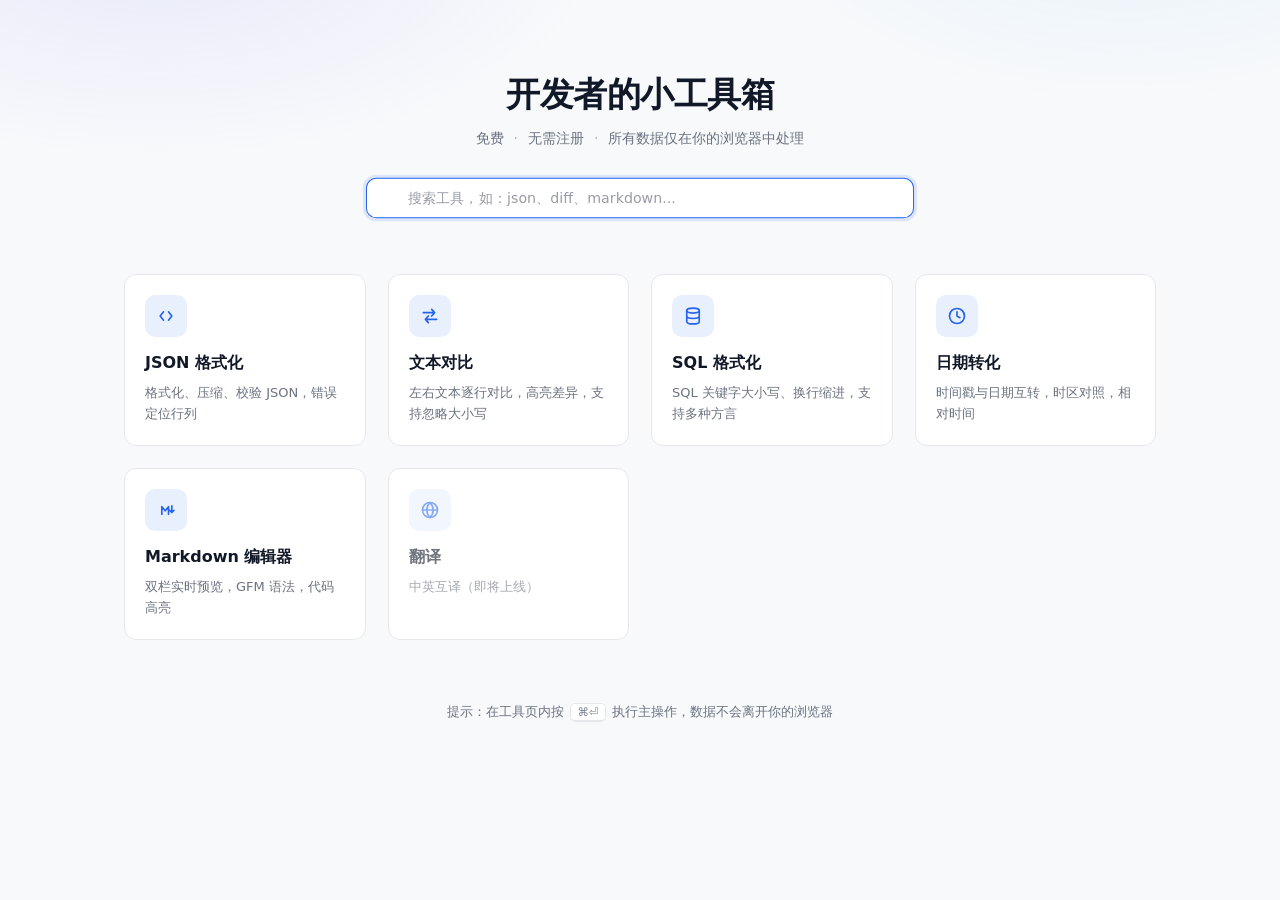
<file: index.html>
<!DOCTYPE html>
<html lang="zh-CN" data-theme="light">
<head>
<meta charset="utf-8">
<meta name="viewport" content="width=device-width, initial-scale=1">
<title>DevToolbox · 开发者的小工具箱</title>
<link rel="icon" href="data:image/svg+xml,%3Csvg xmlns='http://www.w3.org/2000/svg' viewBox='0 0 32 32'%3E%3Crect width='32' height='32' rx='8' fill='%232563eb'/%3E%3Cpath d='M12 10l-5 6 5 6M20 10l5 6-5 6' stroke='white' stroke-width='2.2' fill='none' stroke-linecap='round' stroke-linejoin='round'/%3E%3C/svg%3E">
<link rel="stylesheet" href="css/app.css?v=202610271643">
<script src="js/app.js?v=202610271643"></script>
<style>
  /* ---------- 首页专用：居中、留白、浅色卡片风格 ---------- */
  :root[data-theme="dark"] {
    --home-bg: #0b0d12;
    --home-card: #161b23;
    --home-tile: rgba(59,130,246,.16);
    --home-tile-fg: #7cb0ff;
    --home-title: #f2f5fa;
    --home-sub: #9aa3ad;
    --home-card-title: #eef1f6;
    --home-card-desc: #9aa3ad;
    --home-border: #2a3140;
  }
  :root[data-theme="light"], :root[data-theme="eye"], :root[data-theme="solar"] {
    --home-bg: #f8f9fb;
    --home-card: #ffffff;
    --home-tile: #e8f0fe;
    --home-tile-fg: #2563eb;
    --home-title: #111827;
    --home-sub: #6b7280;
    --home-card-title: #111827;
    --home-card-desc: #6b7280;
    --home-border: #e5e7eb;
  }

  body.home { background: var(--home-bg); }

  .home-wrap {
    max-width: 1080px;
    margin: 0 auto;
    padding: 72px 24px 80px;
  }

  /* hero 居中 */
  .home-hero { text-align: center; }
  .home-hero h1 {
    margin: 0;
    font-size: 34px;
    font-weight: 800;
    letter-spacing: -.5px;
    color: var(--home-title);
    background: none;
    -webkit-text-fill-color: currentColor;
  }
  .home-hero .sub {
    margin: 12px 0 0;
    font-size: 14px;
    color: var(--home-sub);
  }
  .home-hero .sub .dot { margin: 0 10px; opacity: .5; }

  /* 搜索框 */
  .search-wrap {
    max-width: 540px;
    margin: 30px auto 0;
    position: relative;
  }
  .search-wrap svg {
    position: absolute;
    left: 14px; top: 50%;
    transform: translateY(-50%);
    width: 16px; height: 16px;
    color: #9ca3af;
    pointer-events: none;
  }
  .search-input {
    width: 100%;
    padding: 11px 16px 11px 40px;
    font: inherit;
    font-size: 14px;
    color: var(--home-title);
    background: var(--home-card);
    border: 1px solid var(--home-border);
    border-radius: 10px;
    outline: none;
    transition: border-color .15s ease, box-shadow .15s ease;
  }
  .search-input::placeholder { color: var(--home-sub); opacity: .7; }
  .search-input:focus {
    border-color: #2563eb;
    box-shadow: 0 0 0 3px rgba(37,99,235,.12);
  }

  /* 卡片网格 */
  .home-grid {
    display: grid;
    grid-template-columns: repeat(4, 1fr);
    gap: 22px;
    margin-top: 56px;
  }
  @media (max-width: 1000px) { .home-grid { grid-template-columns: repeat(2, 1fr); } }
  @media (max-width: 560px)  { .home-grid { grid-template-columns: 1fr; } }

  .tool-card {
    display: block;
    background: var(--home-card);
    border: 1px solid var(--home-border);
    border-radius: 12px;
    padding: 20px;
    text-decoration: none;
    transition: box-shadow .18s ease, transform .18s ease, border-color .18s ease;
  }
  .tool-card:hover {
    transform: translateY(-2px);
    box-shadow: 0 12px 28px -14px rgba(0,0,0,.6);
    border-color: var(--home-tile-fg);
  }
  .tool-card:active { transform: translateY(0); }

  .tool-ico {
    width: 42px; height: 42px;
    border-radius: 10px;
    background: var(--home-tile);
    color: var(--home-tile-fg);
    display: grid; place-items: center;
    font-size: 16px;
    font-weight: 800;
    margin-bottom: 16px;
  }
  .tool-ico svg { width: 20px; height: 20px; }

  .tool-card h2 {
    margin: 0 0 8px;
    font-size: 16px;
    font-weight: 700;
    color: var(--home-card-title);
  }
  .tool-card p {
    margin: 0;
    font-size: 13px;
    line-height: 1.65;
    color: var(--home-card-desc);
  }

  .tool-card.soon { cursor: default; }
  .tool-card.soon:hover { transform: none; box-shadow: none; border-color: var(--home-border); }
  .tool-card.soon .tool-ico { opacity: .55; }
  .tool-card.soon h2, .tool-card.soon p { opacity: .6; }

  .no-result {
    display: none;
    text-align: center;
    color: var(--home-sub);
    font-size: 14px;
    margin-top: 48px;
  }
  .no-result.show { display: block; }

  /* 入场动画：hero → 搜索框 → 卡片瀑布式错峰 */
  @keyframes homeFadeUp {
    from { opacity: 0; transform: translateY(18px); }
    to   { opacity: 1; transform: translateY(0); }
  }
  @keyframes homeScale {
    from { opacity: 0; transform: translateY(12px) scale(.97); }
    to   { opacity: 1; transform: translateY(0) scale(1); }
  }
  .home-hero h1 { animation: homeFadeUp .55s ease both; }
  .home-hero .sub { animation: homeFadeUp .55s .08s ease both; }
  .search-wrap { animation: homeFadeUp .55s .16s ease both; }
  .search-input { transition: border-color .15s ease, box-shadow .15s ease, transform .15s ease; }
  .search-input:focus { transform: scale(1.015); }
  .tool-card {
    animation: homeScale .5s ease both;
    animation-delay: calc(.24s + var(--i, 0) * 60ms);
  }
  .home-foot { animation: fadeIn .6s .6s ease both; }
  .no-result.show { animation: fadeIn .3s ease both; }
  .tool-ico { transition: transform .18s ease; }
  .tool-card:hover .tool-ico { transform: scale(1.08) rotate(-3deg); }

  @media (prefers-reduced-motion: reduce) {
    *, *::before, *::after {
      animation-duration: .01ms !important;
      transition-duration: .01ms !important;
    }
  }

  .home-foot {
    text-align: center;
    margin-top: 64px;
    font-size: 12.5px;
    color: var(--home-sub);
  }
  .home-foot .kbd-mini {
    border: 1px solid var(--home-border); border-bottom-width: 2px;
    border-radius: 5px; padding: 1px 6px; margin: 0 2px;
    font-size: 11.5px;
    background: var(--home-card);
  }
</style>
</head>
<body class="home">
<div class="home-wrap">

  <div class="home-hero">
    <h1>开发者的小工具箱</h1>
    <p class="sub">免费<span class="dot">·</span>无需注册<span class="dot">·</span>所有数据仅在你的浏览器中处理</p>

    <div class="search-wrap">
      <svg viewBox="0 0 24 24" fill="none" stroke="currentColor" stroke-width="2"
           stroke-linecap="round" stroke-linejoin="round">
        <circle cx="11" cy="11" r="7"/><path d="M21 21l-4.3-4.3"/>
      </svg>
      <input class="search-input" id="search" type="text"
             placeholder="搜索工具，如：json、diff、markdown..." autocomplete="off">
    </div>
  </div>

  <div class="home-grid" id="grid">

    <a class="tool-card" style="--i:0" href="tools/json.html"
       data-keys="json 格式化 格式化 压缩 校验 排序 美化 format">
      <div class="tool-ico"><svg viewBox="0 0 24 24" fill="none" stroke="currentColor" stroke-width="2" stroke-linecap="round" stroke-linejoin="round"><path d="M9 7l-4 5 4 5M15 7l4 5-4 5"/></svg></div>
      <h2>JSON 格式化</h2>
      <p>格式化、压缩、校验 JSON，错误定位行列</p>
    </a>

    <a class="tool-card" style="--i:1" href="tools/diff.html"
       data-keys="diff 对比 文本 compare 差异 比较">
      <div class="tool-ico"><svg viewBox="0 0 24 24" fill="none" stroke="currentColor" stroke-width="2" stroke-linecap="round" stroke-linejoin="round"><path d="M4 8h13M14 4l3.5 4L14 12M20 16H7M10 12l-3.5 4L10 20"/></svg></div>
      <h2>文本对比</h2>
      <p>左右文本逐行对比，高亮差异，支持忽略大小写</p>
    </a>

    <a class="tool-card" style="--i:2" href="tools/sql.html"
       data-keys="sql 格式化 数据库 hive spark mysql 美化">
      <div class="tool-ico"><svg viewBox="0 0 24 24" fill="none" stroke="currentColor" stroke-width="2" stroke-linecap="round" stroke-linejoin="round"><ellipse cx="12" cy="5.5" rx="7.5" ry="3"/><path d="M4.5 5.5v13c0 1.66 3.36 3 7.5 3s7.5-1.34 7.5-3v-13M4.5 12c0 1.66 3.36 3 7.5 3s7.5-1.34 7.5-3"/></svg></div>
      <h2>SQL 格式化</h2>
      <p>SQL 关键字大小写、换行缩进，支持多种方言</p>
    </a>

    <a class="tool-card" style="--i:3" href="tools/date.html"
       data-keys="date 日期 时间 时间戳 timestamp 转化 时区">
      <div class="tool-ico"><svg viewBox="0 0 24 24" fill="none" stroke="currentColor" stroke-width="2" stroke-linecap="round" stroke-linejoin="round"><circle cx="12" cy="12" r="9"/><path d="M12 7v5l3.5 2"/></svg></div>
      <h2>日期转化</h2>
      <p>时间戳与日期互转，时区对照，相对时间</p>
    </a>

    <a class="tool-card" style="--i:4" href="tools/md.html"
       data-keys="markdown md 编辑器 预览 编辑 笔记">
      <div class="tool-ico"><svg viewBox="0 0 24 24" fill="none" stroke="currentColor" stroke-width="2" stroke-linecap="round" stroke-linejoin="round"><path d="M7 17V8l4 5 4-5v9M19 7v8M19 15l-2.5-2.5M19 15l2.5-2.5"/></svg></div>
      <h2>Markdown 编辑器</h2>
      <p>双栏实时预览，GFM 语法，代码高亮</p>
    </a>

    <div class="tool-card soon" aria-disabled="true">
      <div class="tool-ico"><svg viewBox="0 0 24 24" fill="none" stroke="currentColor" stroke-width="2" stroke-linecap="round" stroke-linejoin="round"><circle cx="12" cy="12" r="9"/><path d="M3 12h18M12 3c2.5 2.6 3.8 5.7 3.8 9S14.5 18.4 12 21c-2.5-2.6-3.8-5.7-3.8-9S9.5 5.6 12 3z"/></svg></div>
      <h2>翻译</h2>
      <p>中英互译（即将上线）</p>
    </div>

  </div>

  <p class="no-result" id="noResult">没有找到匹配的工具，换个关键词试试</p>

  <p class="home-foot">
    提示：在工具页内按 <span class="kbd-mini">⌘⏎</span> 执行主操作，数据不会离开你的浏览器
  </p>
</div>

<script>
/* 首页默认浅色（除非用户手动切换过主题） */
try {
  if (!localStorage.getItem('devtoolbox.theme.v1')) TB.setTheme('light');
} catch (e) {}
</script>
<script>
(function () {
  'use strict';

  var input = document.getElementById('search');
  var cards = Array.prototype.slice.call(document.querySelectorAll('#grid .tool-card'));
  var noResult = document.getElementById('noResult');

  function normalize(s) {
    return String(s).toLowerCase().replace(/\s+/g, '');
  }

  input.addEventListener('input', function () {
    var q = normalize(input.value);
    var visible = 0;

    cards.forEach(function (card) {
      var hay = normalize(card.querySelector('h2').textContent + ' ' + (card.dataset.keys || ''));
      var hit = !q || hay.indexOf(q) !== -1;
      card.style.display = hit ? '' : 'none';
      if (hit) visible++;
    });

    noResult.classList.toggle('show', visible === 0);
  });

  // 回车直接打开第一个匹配的工具
  input.addEventListener('keydown', function (e) {
    if (e.key !== 'Enter') return;
    var first = cards.filter(function (c) { return c.style.display !== 'none'; })[0];
    if (first && first.tagName === 'A') location.href = first.getAttribute('href');
  });

  input.focus();
})();
</script>
</body>
</html>
</file>
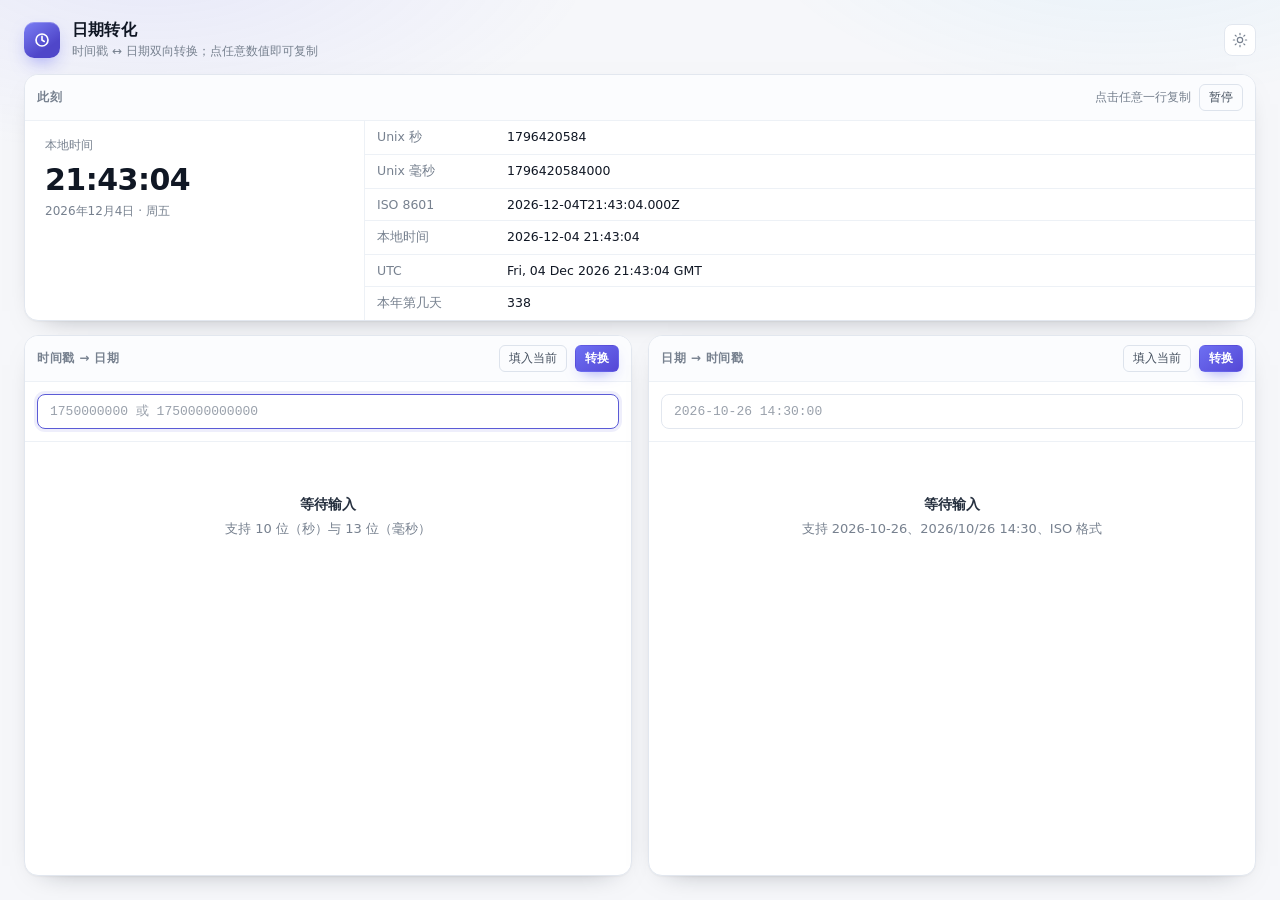
<file: tools/date.html>
<!DOCTYPE html>
<html lang="zh-CN" data-theme="dark">
<head>
<meta charset="utf-8">
<meta name="viewport" content="width=device-width, initial-scale=1">
<title>日期转化 · DevToolbox</title>
<link rel="icon" href="data:image/svg+xml,%3Csvg xmlns='http://www.w3.org/2000/svg' viewBox='0 0 32 32'%3E%3Crect width='32' height='32' rx='8' fill='%236366f1'/%3E%3Ccircle cx='16' cy='16' r='8' stroke='white' stroke-width='2.2' fill='none'/%3E%3Cpath d='M16 11v5l3 2' stroke='white' stroke-width='2.2' stroke-linecap='round' fill='none'/%3E%3C/svg%3E">
<link rel="stylesheet" href="../css/app.css?v=202610271643">
<script src="../js/app.js?v=202610271643"></script>
<style>
  .now-pane { flex: 0 0 auto; }
  .now-grid {
    display: grid;
    grid-template-columns: minmax(240px, 340px) 1fr;
    gap: 0;
  }
  .now-left {
    padding: 16px 20px;
    border-right: 1px solid var(--border-soft);
    display: flex; flex-direction: column; gap: 4px;
  }
  .now-left .label { font-size: 12px; color: var(--muted); }
  .now-right { min-width: 0; }
  .conv-pane { min-height: 320px; }
  .conv-head-actions { display: flex; align-items: center; gap: 8px; }
  @media (max-width: 900px) {
    .now-grid { grid-template-columns: 1fr; }
    .now-left { border-right: 0; border-bottom: 1px solid var(--border-soft); }
  }
</style>
</head>
<body>
<div class="wrap">

  <header class="top">
    <div class="brand">
      <a class="brand-link" href="../index.html" title="返回首页">
        <div class="mark" aria-hidden="true">
          <svg viewBox="0 0 24 24" fill="none" stroke="#fff" stroke-width="2.2"
               stroke-linecap="round" stroke-linejoin="round">
            <circle cx="12" cy="12" r="8"/><path d="M12 7v5l3 2"/>
          </svg>
        </div>
        <div>
          <h1>日期转化</h1>
          <p class="sub">时间戳 ↔ 日期双向转换；点任意数值即可复制</p>
        </div>
      </a>
    </div>
    <div class="top-actions">
      <button class="icon-btn" id="themeBtn" title="切换浅色 / 深色" aria-label="切换主题">
        <svg class="ico-moon" viewBox="0 0 24 24" fill="none" stroke="currentColor"
             stroke-width="1.8" stroke-linecap="round" stroke-linejoin="round">
          <path d="M21 12.8A9 9 0 1 1 11.2 3a7 7 0 0 0 9.8 9.8z"/>
        </svg>
        <svg class="ico-sun" viewBox="0 0 24 24" fill="none" stroke="currentColor"
             stroke-width="1.8" stroke-linecap="round" stroke-linejoin="round">
          <circle cx="12" cy="12" r="4"/>
          <path d="M12 2v2M12 20v2M4.9 4.9l1.4 1.4M17.7 17.7l1.4 1.4M2 12h2M20 12h2M4.9 19.1l1.4-1.4M17.7 6.3l1.4-1.4"/>
        </svg>
      </button>
    </div>
  </header>

  <section class="pane now-pane">
    <div class="pane-head">
      <span class="pane-title">此刻</span>
      <div class="pane-tools">
        <span class="hint">点击任意一行复制</span>
        <button class="btn tiny" id="pauseBtn">暂停</button>
      </div>
    </div>
    <div class="now-grid">
      <div class="now-left">
        <span class="label">本地时间</span>
        <div class="clock" id="clock" title="点击复制当前时间">--:--:--</div>
        <span class="label" id="today">—</span>
      </div>
      <div class="now-right kv-list" id="nowList"></div>
    </div>
  </section>

  <main class="panes">
    <section class="pane conv-pane">
      <div class="pane-head">
        <span class="pane-title">时间戳 → 日期</span>
        <div class="conv-head-actions">
          <button class="btn tiny" id="tsNowBtn">填入当前</button>
          <button class="btn tiny primary" id="tsBtn">转换</button>
        </div>
      </div>
      <div style="padding:12px;border-bottom:1px solid var(--border-soft)">
        <div class="input-wrap">
          <input class="input" id="tsIn" inputmode="numeric" placeholder="1750000000 或 1750000000000">
        </div>
      </div>
      <div class="kv-list" id="tsOut">
        <div class="empty" style="min-height:150px"><strong>等待输入</strong><span>支持 10 位（秒）与 13 位（毫秒）</span></div>
      </div>
      <div class="warn" id="tsWarn"></div>
    </section>

    <section class="pane conv-pane">
      <div class="pane-head">
        <span class="pane-title">日期 → 时间戳</span>
        <div class="conv-head-actions">
          <button class="btn tiny" id="dtNowBtn">填入当前</button>
          <button class="btn tiny primary" id="dtBtn">转换</button>
        </div>
      </div>
      <div style="padding:12px;border-bottom:1px solid var(--border-soft)">
        <input class="input" id="dtIn" placeholder="2026-10-26 14:30:00">
      </div>
      <div class="kv-list" id="dtOut">
        <div class="empty" style="min-height:150px"><strong>等待输入</strong><span>支持 2026-10-26、2026/10/26 14:30、ISO 格式</span></div>
      </div>
      <div class="warn" id="dtWarn"></div>
    </section>
  </main>
</div>

<script>
(function () {
  'use strict';

  var el = {
    clock: document.getElementById('clock'),
    today: document.getElementById('today'),
    nowList: document.getElementById('nowList'),
    tsIn: document.getElementById('tsIn'),
    tsOut: document.getElementById('tsOut'),
    tsWarn: document.getElementById('tsWarn'),
    dtIn: document.getElementById('dtIn'),
    dtOut: document.getElementById('dtOut'),
    dtWarn: document.getElementById('dtWarn'),
    pauseBtn: document.getElementById('pauseBtn')
  };

  var WEEK = ['周日', '周一', '周二', '周三', '周四', '周五', '周六'];

  function pad(n) { return String(n).padStart(2, '0'); }

  function fmtLocal(d) {
    return d.getFullYear() + '-' + pad(d.getMonth() + 1) + '-' + pad(d.getDate())
      + ' ' + pad(d.getHours()) + ':' + pad(d.getMinutes()) + ':' + pad(d.getSeconds());
  }

  function fmtCn(d) {
    return d.getFullYear() + '年' + (d.getMonth() + 1) + '月' + d.getDate() + '日 '
      + pad(d.getHours()) + ':' + pad(d.getMinutes()) + ':' + pad(d.getSeconds());
  }

  /* ------------------------------------------------ 键值行 */
  function kvRow(key, value, copyValue) {
    return '<div class="kv">'
      + '<span class="kv-k">' + TB.escapeHtml(key) + '</span>'
      + '<span class="kv-v" data-copy="' + TB.escapeHtml(copyValue == null ? value : copyValue) + '">'
      + TB.escapeHtml(value) + '</span></div>';
  }

  function kvList(rows) {
    return rows.map(function (r) { return kvRow(r[0], r[1], r[2]); }).join('');
  }

  document.addEventListener('click', function (e) {
    var v = e.target.closest('.kv-v');
    if (v) TB.copyWithToast(v.dataset.copy, v.dataset.copy.length > 28
      ? v.dataset.copy.slice(0, 28) + '…' : v.dataset.copy);
  });

  el.clock.addEventListener('click', function () {
    TB.copyWithToast(el.clock.textContent, '当前本地时间');
  });

  /* ------------------------------------------------ 实时时钟 */
  var paused = false;

  function renderNow() {
    if (paused) return;
    var d = new Date();
    el.clock.textContent = pad(d.getHours()) + ':' + pad(d.getMinutes()) + ':' + pad(d.getSeconds());
    el.today.textContent = d.getFullYear() + '年' + (d.getMonth() + 1) + '月'
      + d.getDate() + '日 · ' + WEEK[d.getDay()];

    el.nowList.innerHTML = kvList([
      ['Unix 秒', String(Math.floor(d.getTime() / 1000))],
      ['Unix 毫秒', String(d.getTime())],
      ['ISO 8601', d.toISOString()],
      ['本地时间', fmtLocal(d)],
      ['UTC', d.toUTCString()],
      ['本年第几天', String(Math.floor((d - new Date(d.getFullYear(), 0, 0)) / 86400000))]
    ]);
  }

  setInterval(renderNow, 1000);
  renderNow();

  el.pauseBtn.addEventListener('click', function () {
    paused = !paused;
    el.pauseBtn.textContent = paused ? '继续' : '暂停';
    if (!paused) renderNow();
  });

  /* ------------------------------------------------ 时间戳 → 日期 */
  function fmtTs(ms) {
    var d = new Date(ms);
    if (isNaN(d.getTime())) return null;
    return [
      ['Unix 秒', String(Math.floor(ms / 1000))],
      ['Unix 毫秒', String(ms)],
      ['ISO 8601', d.toISOString()],
      ['本地时间', fmtLocal(d)],
      ['UTC', d.toUTCString()],
      ['中文格式', fmtCn(d) + ' ' + WEEK[d.getDay()]]
    ];
  }

  function tsRun() {
    var raw = el.tsIn.value.trim();
    if (!raw) {
      el.tsOut.innerHTML = '<div class="empty" style="min-height:150px"><strong>等待输入</strong>'
        + '<span>支持 10 位（秒）与 13 位（毫秒）</span></div>';
      el.tsWarn.classList.remove('show');
      return;
    }
    if (!/^-?\d+$/.test(raw)) {
      el.tsOut.innerHTML = '<div class="empty error" style="min-height:150px"><strong>不是合法时间戳</strong>'
        + '<span>请输入纯数字，例如 1750000000</span></div>';
      return;
    }
    var n = Number(raw);
    if (Math.abs(n) > 1e11 && Math.abs(n) < 1e14) { /* 已是毫秒 */ }
    else if (Math.abs(n) < 1e11) n *= 1000; // 秒 → 毫秒

    var rows = fmtTs(n);
    if (!rows) {
      el.tsOut.innerHTML = '<div class="empty error" style="min-height:150px"><strong>超出可表示范围</strong>'
        + '<span>请检查数值是否正确</span></div>';
      el.tsWarn.classList.add('show');
      el.tsWarn.textContent = '⚠ 该时间戳无法转换为有效日期';
      return;
    }
    el.tsWarn.classList.remove('show');
    el.tsOut.innerHTML = kvList(rows);
  }

  /* ------------------------------------------------ 日期 → 时间戳 */
  function parseDate(raw) {
    var s = raw.trim();
    if (!s) return null;
    // 纯数字 → 当时间戳处理
    if (/^-?\d+$/.test(s)) {
      var n = Number(s);
      return s.length <= 10 ? n * 1000 : n;
    }
    // 2026-10-26 14:30:00 / 2026/10/26 等
    var m = /^(\d{4})[-/](\d{1,2})[-/](\d{1,2})(?:[ T](\d{1,2}):(\d{1,2})(?::(\d{1,2}))?)?$/.exec(s);
    if (m) {
      var d = new Date(
        Number(m[1]), Number(m[2]) - 1, Number(m[3]),
        Number(m[4] || 0), Number(m[5] || 0), Number(m[6] || 0)
      );
      return isNaN(d.getTime()) ? null : d.getTime();
    }
    // 其余交给原生解析（ISO 等）
    var nd = new Date(s);
    return isNaN(nd.getTime()) ? null : nd.getTime();
  }

  function dtRun() {
    var raw = el.dtIn.value.trim();
    if (!raw) {
      el.dtOut.innerHTML = '<div class="empty" style="min-height:150px"><strong>等待输入</strong>'
        + '<span>支持 2026-10-26、2026/10/26 14:30、ISO 格式</span></div>';
      el.dtWarn.classList.remove('show');
      return;
    }
    var ms = parseDate(raw);
    if (ms == null) {
      el.dtOut.innerHTML = '<div class="empty error" style="min-height:150px"><strong>无法解析这个日期</strong>'
        + '<span>示例：2026-10-26、2026/10/26 14:30、2026-10-26T14:30:00Z</span></div>';
      el.dtWarn.classList.add('show');
      el.dtWarn.textContent = '⚠ 请检查日期格式';
      return;
    }
    el.dtWarn.classList.remove('show');

    var d = new Date(ms);
    var diff = Math.round((Date.now() - ms) / 1000);
    var rel = '';
    var abs = Math.abs(diff);
    if (abs < 60) rel = diff >= 0 ? abs + ' 秒前' : abs + ' 秒后';
    else if (abs < 3600) rel = Math.round(abs / 60) + ' 分钟' + (diff >= 0 ? '前' : '后');
    else if (abs < 86400) rel = Math.round(abs / 3600) + ' 小时' + (diff >= 0 ? '前' : '后');
    else rel = Math.round(abs / 86400) + ' 天' + (diff >= 0 ? '前' : '后');

    el.dtOut.innerHTML = kvList([
      ['Unix 秒', String(Math.floor(ms / 1000))],
      ['Unix 毫秒', String(ms)],
      ['ISO 8601', d.toISOString()],
      ['本地时间', fmtLocal(d)],
      ['UTC', d.toUTCString()],
      ['相对现在', rel + '（' + WEEK[d.getDay()] + '）']
    ]);
  }

  /* ------------------------------------------------ 按钮 */
  document.getElementById('tsBtn').addEventListener('click', tsRun);
  document.getElementById('dtBtn').addEventListener('click', dtRun);

  document.getElementById('tsNowBtn').addEventListener('click', function () {
    el.tsIn.value = String(Math.floor(Date.now() / 1000));
    tsRun();
  });
  document.getElementById('dtNowBtn').addEventListener('click', function () {
    el.dtIn.value = fmtLocal(new Date());
    dtRun();
  });

  TB.bindRunKey(tsRun);
  el.tsIn.addEventListener('input', TB.debounce(tsRun, 200));
  el.tsIn.addEventListener('keydown', function (e) {
    if (e.key === 'Enter' && !e.metaKey && !e.ctrlKey) tsRun();
  });

  el.dtIn.addEventListener('input', TB.debounce(dtRun, 200));
  el.dtIn.addEventListener('keydown', function (e) {
    if (e.key === 'Enter') dtRun();
  });

  el.tsIn.focus();
})();
</script>
</body>
</html>
</file>
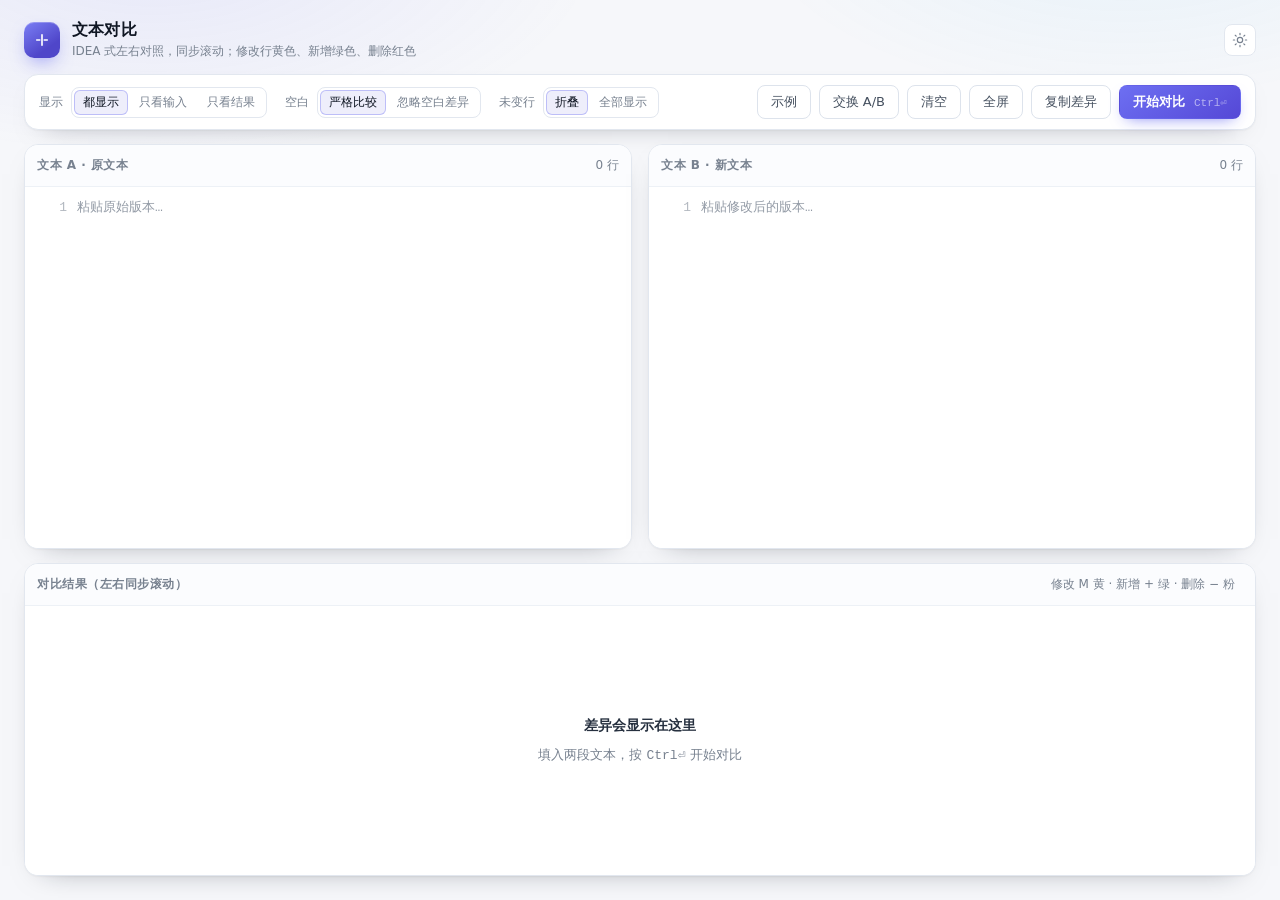
<file: tools/diff.html>
<!DOCTYPE html>
<html lang="zh-CN" data-theme="dark">
<head>
<meta charset="utf-8">
<meta name="viewport" content="width=device-width, initial-scale=1">
<title>文本对比 · DevToolbox</title>
<link rel="icon" href="data:image/svg+xml,%3Csvg xmlns='http://www.w3.org/2000/svg' viewBox='0 0 32 32'%3E%3Crect width='32' height='32' rx='8' fill='%236366f1'/%3E%3Cpath d='M11 12h10M11 20h10' stroke='white' stroke-width='2.4' stroke-linecap='round'/%3E%3C/svg%3E">
<link rel="stylesheet" href="../css/app.css?v=202610281200">
<script src="../js/app.js?v=202610281200"></script>
<script src="../js/vendor/diff.min.js?v=202610281200"></script>
<style>
  /* 输入区至少保留 3 行高度；结果区占剩余空间 */
  /* 视图模式：都显示(默认一人一半) / 只看输入 / 只看结果 */
  .panes { flex: 0 0 auto; height: 45vh; min-height: calc(3 * 1.7em + 28px); }
  .result-pane { flex: 1 1 auto; min-height: 300px; }
  .view-input .result-pane { display: none; }
  .view-input .panes { flex: 1 1 auto; height: auto; }
  .view-result .panes { display: none; }
  .view-result .result-pane { flex: 1 1 auto; }

  /* ---------- 输入区：IDEA 式对齐编辑器（高亮层 + 透明 textarea） ---------- */
  .editor-wrap { position: relative; flex: 1 1 auto; min-height: 0; min-width: 0; background: var(--input-bg); }
  .hl-pre {
    position: absolute; inset: 0;
    margin: 0; overflow: hidden;
    padding: 10px 0;
    font-size: 13px;
    line-height: 1.7;
    tab-size: 2;
    z-index: 1;
    font-variant-numeric: tabular-nums;
  }
  .oline { display: flex; }
  .sign {
    flex: 0 0 1em;
    text-align: center;
    font-weight: 700;
    color: transparent;
  }
  .ln {
    flex: 0 0 3em;
    padding-right: 10px;
    text-align: right;
    color: var(--muted);
    opacity: .55;
    user-select: none;
    -webkit-user-select: none;
  }
  .otext {
    flex: 1 1 auto;
    white-space: pre;
    min-width: 0;
    color: var(--fg);
  }
  .editor-wrap textarea {
    position: absolute; inset: 0;
    z-index: 2;
    background: transparent;
    color: transparent;
    caret-color: var(--accent);
    overflow: auto;
    min-height: 0;
    white-space: pre;
    padding: 10px 0 10px calc(1em + 3em);
    font-size: 13px;
    line-height: 1.7;
  }
  .editor-wrap textarea::selection { background: var(--sel); color: transparent; }
  .editor-wrap textarea::placeholder { color: var(--muted); opacity: .8; }
  .editor-wrap textarea:focus { box-shadow: none; }

  /* 行级差异着色：+ 绿 / − 粉红 / M 淡黄，随主题 */
  .oline.add .otext, .oline.add .ln { background: var(--add-bg); }
  .oline.add .sign { color: var(--add-fg); }
  .oline.del .otext, .oline.del .ln { background: var(--del-bg); }
  .oline.del .sign { color: var(--del-fg); }
  .oline.mod .otext, .oline.mod .ln { background: var(--mod-bg); }
  .oline.mod .sign { color: var(--mod-fg); }
  .oline.add .sign, .oline.add .ln,
  .oline.del .sign, .oline.del .ln,
  .oline.mod .sign, .oline.mod .ln { opacity: 1; }
  /* ---------- 结果区：左右对齐网格（与输入区同一套符号/行号样式） ---------- */
  .result-pane { flex: 1 1 auto; min-height: 300px; }
  .sbs {
    display: grid;
    grid-template-columns: 1fr 1fr;
    width: 100%;
    font-size: 13px;
    line-height: 1.7;
    padding: 10px 0;
    font-variant-numeric: tabular-nums;
  }
  .sbs-row {
    display: grid;
    grid-template-columns: subgrid;
    grid-column: 1 / -1;
  }
  .sbs-row:hover .txt { filter: brightness(1.06); }
  .side {
    display: grid;
    grid-template-columns: 1em 3em 1fr;
    min-width: 0;
  }
  .side.right { border-left: 1px solid var(--border-soft); }
  .sbs .sign {
    text-align: center;
    color: transparent;
    font-weight: 700;
    user-select: none;
    -webkit-user-select: none;
  }
  .sbs .num {
    padding-right: 0;
    text-align: right;
    color: var(--muted);
    opacity: .6;
    user-select: none;
    -webkit-user-select: none;
    background: transparent;
  }
  .sbs .txt {
    padding: 0 10px;
    white-space: pre-wrap;
    word-break: break-word;
    min-width: 0;
    color: var(--fg);
  }
  .sbs-row.add .num, .sbs-row.add .txt, .sbs-row.add .sign { background: var(--add-bg); color: var(--add-fg); }
  .sbs-row.add .sign, .sbs-row.add .num { opacity: 1; }
  .sbs-row.del .num, .sbs-row.del .txt, .sbs-row.del .sign { background: var(--del-bg); color: var(--del-fg); }
  .sbs-row.del .sign, .sbs-row.del .num { opacity: 1; }
  .sbs-row.mod .num, .sbs-row.mod .txt, .sbs-row.mod .sign { background: var(--mod-bg); color: var(--mod-fg); }
  .sbs-row.mod .sign, .sbs-row.mod .num { opacity: 1; }
  .sbs .txt.empty-cell { background: rgba(127,127,127,.04); }

  .skip-row {
    display: grid;
    grid-template-columns: subgrid;
    grid-column: 1 / -1;
    background: var(--panel-head);
    color: var(--muted);
    font-size: 12px;
  }
  .skip-row > div {
    padding: 3px 12px;
    border-bottom: 1px solid var(--border-soft);
    border-top: 1px solid var(--border-soft);
  }
  .skip-row > div:last-child { border-left: 1px solid var(--border-soft); }

  .diff-stat { display: flex; gap: 10px; font-size: 12px; }
  .diff-stat .plus { color: var(--add-fg); }
  .diff-stat .minus { color: var(--del-fg); }
</style>
</head>
<body>
<div class="wrap">

  <header class="top">
    <div class="brand">
      <a class="brand-link" href="../index.html" title="返回首页">
        <div class="mark" aria-hidden="true">
          <svg viewBox="0 0 24 24" fill="none" stroke="#fff" stroke-width="2.2"
               stroke-linecap="round" stroke-linejoin="round">
            <path d="M12 5v14M5 12h4M15 12h4"/>
          </svg>
        </div>
        <div>
          <h1>文本对比</h1>
          <p class="sub">IDEA 式左右对照，同步滚动；修改行黄色、新增绿色、删除红色</p>
        </div>
      </a>
    </div>
    <div class="top-actions">
      <button class="icon-btn" id="themeBtn" title="切换浅色 / 深色" aria-label="切换主题">
        <svg class="ico-moon" viewBox="0 0 24 24" fill="none" stroke="currentColor"
             stroke-width="1.8" stroke-linecap="round" stroke-linejoin="round">
          <path d="M21 12.8A9 9 0 1 1 11.2 3a7 7 0 0 0 9.8 9.8z"/>
        </svg>
        <svg class="ico-sun" viewBox="0 0 24 24" fill="none" stroke="currentColor"
             stroke-width="1.8" stroke-linecap="round" stroke-linejoin="round">
          <circle cx="12" cy="12" r="4"/>
          <path d="M12 2v2M12 20v2M4.9 4.9l1.4 1.4M17.7 17.7l1.4 1.4M2 12h2M20 12h2M4.9 19.1l1.4-1.4M17.7 6.3l1.4-1.4"/>
        </svg>
      </button>
    </div>
  </header>

  <div class="toolbar">
    <div class="opts">
      <div class="opt">
        <span class="opt-label">显示</span>
        <div class="seg prominent" id="segView" role="group" aria-label="视图模式">
          <button data-value="both">都显示</button>
          <button data-value="input">只看输入</button>
          <button data-value="result">只看结果</button>
        </div>
      </div>
      <div class="opt">
        <span class="opt-label">空白</span>
        <div class="seg" id="segWs" role="group" aria-label="空白处理">
          <button data-value="strict">严格比较</button>
          <button data-value="ignore">忽略空白差异</button>
        </div>
      </div>
      <div class="opt">
        <span class="opt-label">未变行</span>
        <div class="seg" id="segCtx" role="group" aria-label="未变行折叠">
          <button data-value="collapse">折叠</button>
          <button data-value="full">全部显示</button>
        </div>
      </div>
    </div>
    <div class="actions">
      <button class="btn" id="sampleBtn">示例</button>
      <button class="btn" id="swapBtn">交换 A/B</button>
      <button class="btn" id="clearBtn">清空</button>
      <button class="btn" id="fullBtn">全屏</button>
      <button class="btn" id="copyBtn">复制差异</button>
      <button class="btn primary" id="diffBtn">开始对比 <kbd data-kbd>⌘⏎</kbd></button>
    </div>
  </div>

  <main class="panes">
    <section class="pane">
      <div class="pane-head">
        <span class="pane-title">文本 A · 原文本</span>
        <div class="pane-tools"><span class="stats" id="statsA"></span></div>
      </div>
      <div class="editor-wrap">
        <pre id="hlA" class="hl-pre" aria-hidden="true"></pre>
        <textarea id="a" wrap="off" spellcheck="false" placeholder="粘贴原始版本…"></textarea>
      </div>
    </section>
    <section class="pane">
      <div class="pane-head">
        <span class="pane-title">文本 B · 新文本</span>
        <div class="pane-tools"><span class="stats" id="statsB"></span></div>
      </div>
      <div class="editor-wrap">
        <pre id="hlB" class="hl-pre" aria-hidden="true"></pre>
        <textarea id="b" wrap="off" spellcheck="false" placeholder="粘贴修改后的版本…"></textarea>
      </div>
    </section>
  </main>

  <section class="pane result-pane">
    <div class="pane-head">
      <span class="pane-title">对比结果（左右同步滚动）</span>
      <div class="pane-tools">
        <span class="hint">修改 M 黄 · 新增 + 绿 · 删除 − 粉</span>
        <span class="diff-stat" id="stat"></span>
      </div>
    </div>
    <div class="out sbs" id="out">
      <div class="empty" style="grid-column: 1 / -1"><strong>差异会显示在这里</strong>
        <span>填入两段文本，按 <kbd data-kbd>⌘⏎</kbd> 开始对比</span></div>
    </div>
  </section>
</div>

<script>
(function () {
  'use strict';

  var el = {
    a: document.getElementById('a'),
    b: document.getElementById('b'),
    out: document.getElementById('out'),
    stat: document.getElementById('stat'),
    statsA: document.getElementById('statsA'),
    statsB: document.getElementById('statsB'),
    segWs: document.getElementById('segWs'),
    segView: document.getElementById('segView'),
    segCtx: document.getElementById('segCtx')
  };

  var opts = { ignore: false, collapse: true };

  function esc(s) { return TB.escapeHtml(s); }
  function countLines(t) { return t ? t.split('\n').length : 0; }

  function updateCounts() {
    el.statsA.textContent = countLines(el.a.value) + ' 行';
    el.statsB.textContent = countLines(el.b.value) + ' 行';
  }

  function splitLines(v) {
    var arr = v.split('\n');
    if (arr.length && arr[arr.length - 1] === '') arr.pop();
    return arr;
  }

  /* ------------------------------------------------ 构建对齐行
     row: { type: same|mod|add|del, l, r, lnL, lnR } */
  /* 内容相似度：字符二元组 Dice 系数，0～1；≥0.6 才算「修改」配对 */
  function bigrams(s) {
    var set = {};
    var n = 0;
    for (var i = 0; i < s.length - 1; i++) {
      var b = s.slice(i, i + 2);
      set[b] = (set[b] || 0) + 1;
      n++;
    }
    return { set: set, n: n };
  }

  function similar(a, b) {
    if (a === b) return 1;
    if (!a || !b) return 0;
    var A = bigrams(a), B = bigrams(b);
    if (!A.n || !B.n) return 0;
    var common = 0;
    for (var k in A.set) common += Math.min(A.set[k], B.set[k] || 0);
    return (2 * common) / (A.n + B.n);
  }

  var SIM_THRESHOLD = 0.6;

  // 把一组删除行与一组新增行配对：相似度≥阈值才算「修改」
  function pairDelAdd(dels, adds) {
    var mods = [];
    var usedAdd = new Array(adds.length).fill(false);
    var delUsed = new Array(dels.length).fill(false);
    for (var i = 0; i < dels.length; i++) {
      var best = -1, bestSim = SIM_THRESHOLD;
      for (var j = 0; j < adds.length; j++) {
        if (usedAdd[j]) continue;
        var s = similar(dels[i], adds[j]);
        if (s >= bestSim) { bestSim = s; best = j; }
      }
      if (best >= 0) { usedAdd[best] = true; delUsed[i] = true; mods.push([dels[i], adds[best]]); }
    }
    var leftDels = [], addLeft = [];
    for (var d = 0; d < dels.length; d++) if (!delUsed[d]) leftDels.push(dels[d]);
    for (var a2 = 0; a2 < adds.length; a2++) if (!usedAdd[a2]) addLeft.push(adds[a2]);
    return { mods: mods, dels: leftDels, adds: addLeft };
  }

  function buildRows(parts) {
    var rows = [];
    var lnL = 0, lnR = 0;
    var pendDel = null;   // 待与新增配对的删除行
    var pendAdd = null;   // 先出现的新增行（可能与后面的删除配对）

    function emitDel(line) { lnL++; rows.push({ type: 'del', l: line, r: null, lnL: lnL, lnR: null }); }
    function emitAdd(line) { lnR++; rows.push({ type: 'add', l: null, r: line, lnL: null, lnR: lnR }); }
    function emitPair(pair) {
      lnL++; lnR++;
      rows.push({ type: 'mod', l: pair[0], r: pair[1], lnL: lnL, lnR: lnR });
    }
    function flush() {
      if (pendDel) { pendDel.forEach(emitDel); pendDel = null; }
      if (pendAdd) { pendAdd.forEach(emitAdd); pendAdd = null; }
    }

    parts.forEach(function (part) {
      if (part.added) {
        var adds = splitLines(part.value);
        if (pendDel) {
          var p = pairDelAdd(pendDel, adds);
          p.mods.forEach(emitPair);
          p.dels.forEach(emitDel);
          pendAdd = p.adds.length ? p.adds : null;
          pendDel = null;
        } else {
          pendAdd = (pendAdd || []).concat(adds);
        }
      } else if (part.removed) {
        if (pendAdd) {
          var p2 = pairDelAdd(splitLines(part.value), pendAdd);
          p2.mods.forEach(emitPair);
          p2.dels.forEach(emitDel);
          pendAdd = p2.adds.length ? p2.adds : null;
        } else {
          pendDel = (pendDel || []).concat(splitLines(part.value));
        }
      } else {
        flush();
        splitLines(part.value).forEach(function (line) {
          lnL++; lnR++;
          rows.push({ type: 'same', l: line, r: line, lnL: lnL, lnR: lnR });
        });
      }
    });
    flush();
    return rows;
  }

  /* ------------------------------------------------ 输入区对齐视图 */
  var el2 = {
    hlA: document.getElementById('hlA'),
    hlB: document.getElementById('hlB')
  };
  var lastTypeL = {};   // 行号 -> 差异类型（上次对比结果）
  var lastTypeR = {};
  var anchors = [[0, 0], [1, 1]];  // [A行号, B行号] 对齐锚点

  function esc(s) { return TB.escapeHtml(s); }

  function renderSideOverlay(pre, lines, typeMap, signOf) {
    var html = [];
    for (var i = 0; i < lines.length; i++) {
      var ln = i + 1;
      var type = typeMap[ln] || 'same';
      var sign = signOf(type);
      html.push('<div class="oline ' + type + '">'
        + '<span class="sign">' + sign + '</span>'
        + '<span class="ln">' + ln + '</span>'
        + '<span class="otext">' + esc(lines[i]) + '</span></div>');
    }
    pre.innerHTML = html.join('');
  }

  function renderInputOverlay(rows) {
    lastTypeL = {}; lastTypeR = {};
    var maxL = 0, maxR = 0;
    anchors = [[0, 0]];
    rows.forEach(function (r) {
      if (r.lnL != null) { lastTypeL[r.lnL] = r.type; maxL = Math.max(maxL, r.lnL); }
      if (r.lnR != null) { lastTypeR[r.lnR] = r.type; maxR = Math.max(maxR, r.lnR); }
      if (r.lnL != null && r.lnR != null) anchors.push([r.lnL, r.lnR]);
    });
    anchors.push([maxL + 1, maxR + 1]);

    var linesA = el.a.value.split('\n');
    var linesB = el.b.value.split('\n');
    renderSideOverlay(el2.hlA, linesA, lastTypeL, function (t) {
      return t === 'mod' ? 'M' : t === 'del' ? '−' : '';
    });
    renderSideOverlay(el2.hlB, linesB, lastTypeR, function (t) {
      return t === 'mod' ? 'M' : t === 'add' ? '+' : '';
    });
  }

  // 编辑时立即用旧映射重渲染（文字不消失），颜色等重新对比后更新
  function quickRender() {
    renderSideOverlay(el2.hlA, el.a.value.split('\n'), lastTypeL, function (t) {
      return t === 'mod' ? 'M' : t === 'del' ? '−' : '';
    });
    renderSideOverlay(el2.hlB, el.b.value.split('\n'), lastTypeR, function (t) {
      return t === 'mod' ? 'M' : t === 'add' ? '+' : '';
    });
  }

  // A 行号 → B 行号（锚点线性插值）
  function mapLine(x, fromB) {
    var pts = anchors;
    if (fromB) pts = anchors.map(function (p) { return [p[1], p[0]]; });
    if (x <= pts[0][0]) return pts[0][1];
    for (var i = 1; i < pts.length; i++) {
      if (x <= pts[i][0]) {
        var a1 = pts[i - 1], a2 = pts[i];
        if (a2[0] === a1[0]) return a2[1];
        return a1[1] + (x - a1[0]) * (a2[1] - a1[1]) / (a2[0] - a1[0]);
      }
    }
    var last = pts[pts.length - 1];
    return last[1] + (x - last[0]);
  }

  function lineH() {
    var lh = parseFloat(getComputedStyle(el.a).lineHeight);
    return isNaN(lh) ? 22.1 : lh;
  }

  var syncLock = false;
  function syncScroll(src, dst, fromB) {
    if (syncLock) return;
    syncLock = true;
    var lh = lineH();
    var topLine = src.scrollTop / lh + 1;
    var target = mapLine(topLine, fromB);
    dst.scrollTop = (target - 1) * lh;
    // 可见高亮层跟随各自的 textarea
    var srcHl = fromB ? el2.hlB : el2.hlA;
    var dstHl = fromB ? el2.hlA : el2.hlB;
    srcHl.scrollTop = src.scrollTop;
    srcHl.scrollLeft = src.scrollLeft;
    dstHl.scrollTop = dst.scrollTop;
    dstHl.scrollLeft = dst.scrollLeft;
    syncLock = false;
  }

  /* ------------------------------------------------ 渲染 */
  function sideHtml(cls, ln, text, empty, sign) {
    return '<div class="side ' + cls + '">'
      + '<div class="sign">' + sign + '</div>'
      + '<div class="num">' + (ln == null ? '' : ln) + '</div>'
      + '<div class="txt' + (empty ? ' empty-cell' : '') + '">' + (text == null ? '' : esc(text)) + '</div>'
      + '</div>';
  }

  function rowHtml(row) {
    var lSign = row.type === 'mod' ? 'M' : row.type === 'del' ? '−' : '';
    var rSign = row.type === 'mod' ? 'M' : row.type === 'add' ? '+' : '';
    return '<div class="sbs-row ' + row.type + '">'
      + sideHtml('left', row.lnL, row.l, row.l == null, lSign)
      + sideHtml('right', row.lnR, row.r, row.r == null, rSign)
      + '</div>';
  }

  function skipHtml(n) {
    return '<div class="skip-row"><div>⋯ 跳过 ' + n + ' 行未变内容 ⋯</div>'
      + '<div>⋯ 跳过 ' + n + ' 行未变内容 ⋯</div></div>';
  }

  function run() {
    updateCounts();
    var a = el.a.value, b = el.b.value;

    if (!a && !b) {
      el.out.innerHTML = '<div class="empty" style="grid-column:1/-1"><strong>差异会显示在这里</strong>'
        + '<span>填入两段文本，按 <kbd data-kbd>⌘⏎</kbd> 开始对比</span></div>';
      el.stat.textContent = '';
      return;
    }

    var parts = window.Diff.diffLines(a, b, { ignoreWhitespace: opts.ignore });
    var rows = buildRows(parts);

    var mods = 0, adds = 0, dels = 0;
    rows.forEach(function (r) {
      if (r.type === 'mod') mods++;
      else if (r.type === 'add') adds++;
      else if (r.type === 'del') dels++;
    });

    // 未变行折叠
    var html = [];
    var CTX = 3;
    var i = 0;
    while (i < rows.length) {
      if (rows[i].type !== 'same') { html.push(rowHtml(rows[i])); i++; continue; }

      var j = i;
      while (j < rows.length && rows[j].type === 'same') j++;
      var runLen = j - i;

      if (!opts.collapse || runLen <= CTX * 2 + 1) {
        for (var k = i; k < j; k++) html.push(rowHtml(rows[k]));
      } else {
        for (var h1 = i; h1 < i + CTX; h1++) html.push(rowHtml(rows[h1]));
        var hidden = (j - CTX) - (i + CTX);
        if (hidden > 0) html.push(skipHtml(hidden));
        for (var h2 = j - CTX; h2 < j; h2++) html.push(rowHtml(rows[h2]));
      }
      i = j;
    }

    el.out.innerHTML = html.length ? html.join('')
      : '<div class="empty" style="grid-column:1/-1"><strong>两段文本完全相同</strong>'
        + '<span>没有任何差异</span></div>';

    el.stat.innerHTML =
      (mods ? '<span style="color:#eab308">' + mods + ' 处修改</span>' : '')
      + (adds ? ' <span class="plus">+' + adds + '</span>' : '')
      + (dels ? ' <span class="minus">-' + dels + '</span>' : '');

    renderInputOverlay(rows);

    document.title = '文本对比 (' + mods + '改 +' + adds + ' -' + dels + ') · DevToolbox';
    TB.toast(mods || adds || dels
      ? '已对比：' + mods + ' 处修改，+' + adds + '，-' + dels
      : '两段文本完全相同');
  }

  /* ------------------------------------------------ 视图模式 */
  var view = 'both';
  function applyView(v) {
    view = v;
    var body = document.body;
    body.classList.toggle('view-both', v === 'both');
    body.classList.toggle('view-input', v === 'input');
    body.classList.toggle('view-result', v === 'result');
  }
  TB.bindSeg(el.segView, 'both', applyView);

  /* ------------------------------------------------ 控件 */
  TB.bindSeg(el.segWs, opts.ignore ? 'ignore' : 'strict', function (v) {
    opts.ignore = (v === 'ignore'); run();
  });
  TB.bindSeg(el.segCtx, opts.collapse ? 'collapse' : 'full', function (v) {
    opts.collapse = (v === 'collapse'); run();
  });

  document.getElementById('diffBtn').addEventListener('click', run);

  document.getElementById('sampleBtn').addEventListener('click', function () {
    el.a.value = [
      '-- 用户表同步任务 v1.2',
      'insert overwrite table dw.user_profile partition (ds="2026-10-26")',
      'select',
      '    user_id,',
      '    user_name,',
      '    age,',
      '    city_code,',
      '    register_time,',
      '    status',
      'from ods.user_info',
      'where ds = "2026-10-26";'
    ].join('\n');
    el.b.value = [
      '-- 用户表同步任务 v1.3',
      'insert overwrite table dw.user_profile partition (ds="${bizdate}")',
      'select',
      '    user_id,',
      '    user_name,',
      '    case when age < 0 then null else age end as age,',
      '    city_code,',
      '    register_time,',
      '    status,',
      '    last_login_time,',
      '    tag_list',
      'from ods.user_info',
      'where ds = "${bizdate}"',
      '  and user_id > 0;'
    ].join('\n');
    run();
    TB.toast('已载入示例：黄色=修改，绿色=新增，红色=删除');
  });

  document.getElementById('swapBtn').addEventListener('click', function () {
    var t = el.a.value;
    el.a.value = el.b.value;
    el.b.value = t;
    run();
  });

  document.getElementById('clearBtn').addEventListener('click', function () {
    el.a.value = '';
    el.b.value = '';
    run();
    el.a.focus();
  });

  document.getElementById('copyBtn').addEventListener('click', function () {
    var lines = [];
    document.querySelectorAll('#out .sbs-row').forEach(function (r) {
      var l = r.querySelector('.side.left .txt').textContent;
      var rr = r.querySelector('.side.right .txt').textContent;
      var type = r.classList.contains('mod') ? 'M'
        : r.classList.contains('add') ? '+' : r.classList.contains('del') ? '-' : ' ';
      lines.push(type + ' ' + (l || rr));
    });
    TB.copyWithToast(lines.join('\n'), '差异文本');
  });

  TB.bindRunKey(run);
  TB.bindFullscreenButton(document.getElementById('fullBtn'));
  TB.enableTabIndent(el.a, 2);
  TB.enableTabIndent(el.b, 2);

  /* ------------------------------------------------ 输入后自动对比 */
  var runSoon = TB.debounce(run, 300);
  el.a.addEventListener('input', function () { updateCounts(); quickRender(); runSoon(); });
  el.b.addEventListener('input', function () { updateCounts(); quickRender(); runSoon(); });
  el.a.addEventListener('paste', function () { setTimeout(function () { updateCounts(); run(); }, 0); });
  el.b.addEventListener('paste', function () { setTimeout(function () { updateCounts(); run(); }, 0); });

  el.a.addEventListener('scroll', function () { syncScroll(el.a, el.b, false); });
  el.b.addEventListener('scroll', function () { syncScroll(el.b, el.a, true); });

  updateCounts();
  renderInputOverlay([{ type: 'same', lnL: 1, lnR: 1 }]);
})();
</script>
</body>
</html>
</file>
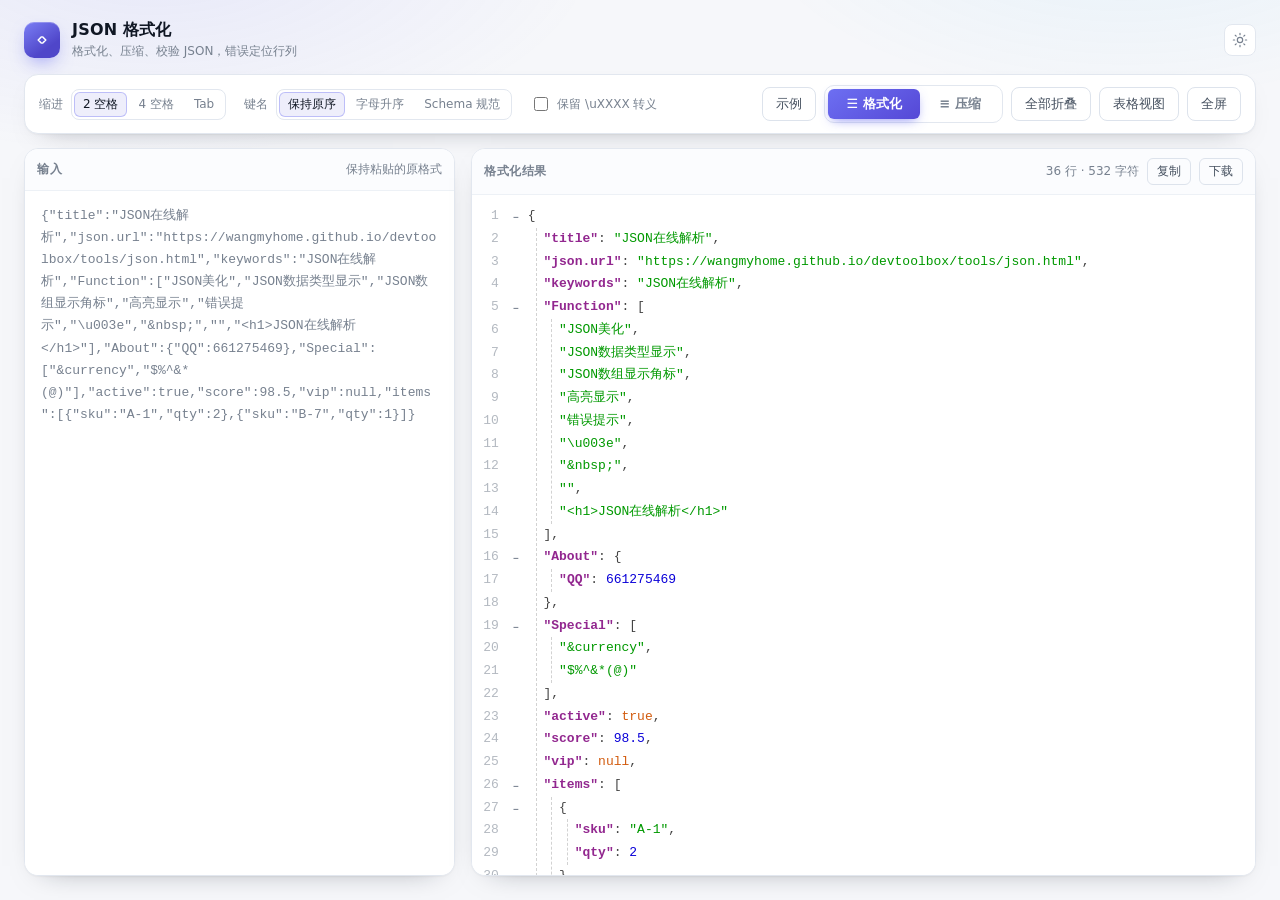
<file: tools/json.html>
<!DOCTYPE html>
<html lang="zh-CN" data-theme="dark">
<head>
<meta charset="utf-8">
<meta name="viewport" content="width=device-width, initial-scale=1">
<title>JSON 格式化 · DevToolbox</title>
<link rel="icon" href="data:image/svg+xml,%3Csvg xmlns='http://www.w3.org/2000/svg' viewBox='0 0 32 32'%3E%3Crect width='32' height='32' rx='8' fill='%236366f1'/%3E%3Cpath d='M13 10l-4 6 4 6M19 10l4 6-4 6' stroke='white' stroke-width='2.2' fill='none' stroke-linecap='round' stroke-linejoin='round'/%3E%3C/svg%3E">
<link rel="stylesheet" href="../css/app.css?v=202610271643">
<script src="../js/app.js?v=202610271643"></script>
<script src="../js/jsonc-parser.js?v=202610291700"></script>
<style>
  /* ------------------------------------------------ json.cn 风格的 JSON 树 */
  :root {
    --jk: #92278f;        /* 键名：紫红 */
    --jstr: #009900;      /* 字符串：绿 */
    --jnum: #0a00d8;      /* 数字：蓝 */
    --jbool: #d25b0e;     /* 布尔 */
    --jnull: #d25b0e;     /* null */
    --jpunct: #444;       /* 括号/冒号/逗号 */
    --jtoggle: #e8483f;   /* 折叠方块：红 */
    --jdots: #999;
  }
  :root[data-theme="dark"] {
    --jk: #c678dd;
    --jstr: #98c379;
    --jnum: #61afef;
    --jbool: #d19a66;
    --jnull: #d19a66;
    --jpunct: #9aa5b4;
    --jtoggle: #e8483f;
    --jdots: #6d7889;
  }

  .out.jout {
    counter-reset: jline;
    padding: 10px 0;
    font-size: 13px;
    line-height: 1.75;
  }

  .jline {
    display: flex;
    counter-increment: jline;
    padding-right: 16px;
  }
  .jline:hover { background: rgba(127,127,127,.05); }

  .jln {
    flex: 0 0 auto;
    width: 2.8em;
    padding-right: 10px;
    text-align: right;
    color: var(--muted);
    opacity: .55;
    user-select: none;
    -webkit-user-select: none;
  }
  .jln::before { content: counter(jline); }

  .jcode { white-space: pre; flex: 1 1 auto; min-width: 0; }

  /* 折叠开关：FeHelper 式小箭头 */
  .jt {
    display: inline-grid;
    place-items: center;
    width: 14px; height: 14px;
    margin-right: 5px;
    color: var(--muted);
    font: 700 9px/1 ui-monospace, Menlo, monospace;
    cursor: pointer;
    user-select: none;
    -webkit-user-select: none;
    vertical-align: -1px;
    border-radius: 4px;
    transition: color .12s ease, background .12s ease;
  }
  .jt:hover { color: var(--accent); background: var(--accent-soft); }
  .jt.leaf { visibility: hidden; }

  .jnode { position: relative; }
  .jnode > .jline .jt::before { content: "▼"; }
  .jnode.collapsed > .jline .jt::before { content: "▶"; }

  /* 开括号到闭括号的虚线引导线：在父节点括号列位置 */
  .jnode::before {
    content: "";
    position: absolute;
    left: calc(2.8em + 10px + 19px + var(--d, 0) * 2ch - 2px);
    top: 1.75em;
    bottom: 1.75em;
    border-left: 1px dashed var(--jguide);
    pointer-events: none;
  }
  :root { --jguide: rgba(127,127,127,.35); }

  /* 悬停开括号行或闭括号行：高亮整个块（开始到结束） */
  .jnode:has(> .jline:first-child:hover),
  .jnode:has(> .jline.jclose:hover) {
    background: var(--hl);
    border-radius: 6px;
  }

  /* 可点击的开括号 */
  .jclick { cursor: pointer; }
  .jclick:hover { color: var(--accent); }

  /* 输入区弱化：文字用柔和的次要色，视觉重心放在右侧结果 */
  #input { color: var(--muted); font-size: 13px; }
  #input::selection { background: var(--sel); }

  /* 醒目的模式切换控件 */
  .seg.prominent { padding: 3px; border-radius: 10px; }
  .seg.prominent button {
    font-size: 13px;
    font-weight: 600;
    padding: 6px 18px;
  }
  .seg.prominent button[aria-pressed="true"] {
    background: linear-gradient(145deg, #6d6ff2, #5548d6);
    color: #fff;
    box-shadow: 0 4px 12px -4px rgba(99,102,241,.8);
  }

  /* ------------------------------------------------ 表格视图弹窗 */
  .modal-mask {
    position: fixed; inset: 0;
    background: rgba(0,0,0,.55);
    display: grid; place-items: center;
    z-index: 50;
    animation: fadeIn .15s ease both;
  }
  .modal-mask.hidden { display: none; }
  .modal-panel {
    width: min(920px, 92vw);
    max-height: 82vh;
    display: flex; flex-direction: column;
    background: var(--panel);
    border: 1px solid var(--border);
    border-radius: 14px;
    box-shadow: var(--shadow);
    overflow: hidden;
    animation: fadeUp .2s ease both;
  }
  .modal-head {
    display: flex; align-items: center; justify-content: space-between;
    padding: 12px 16px;
    background: var(--panel-head);
    border-bottom: 1px solid var(--border-soft);
  }
  .modal-head .pane-title { font-size: 13px; }
  .modal-body { overflow: auto; padding: 0; }
  .modal-body table {
    border-collapse: collapse;
    width: 100%;
    font-size: 12.5px;
  }
  .modal-body th, .modal-body td {
    border-bottom: 1px solid var(--border-soft);
    border-right: 1px solid var(--border-soft);
    padding: 7px 12px;
    text-align: left;
    white-space: nowrap;
    max-width: 340px;
    overflow: hidden;
    text-overflow: ellipsis;
  }
  .modal-body th {
    position: sticky; top: 0;
    background: var(--panel-head);
    color: var(--fg-strong);
    font-weight: 600;
    z-index: 1;
  }
  .modal-body tr:hover td { background: rgba(127,127,127,.05); }
  .modal-body td.nested { color: var(--muted); font-style: italic; }
  .modal-body .rownum {
    color: var(--muted); opacity: .6;
    text-align: right; font-variant-numeric: tabular-nums;
  }

  .jk     { color: var(--jk); font-weight: 600; }
  .jstr   { color: var(--jstr); }
  .jnum   { color: var(--jnum); }
  .jbool  { color: var(--jbool); }
  .jnull  { color: var(--jnull); }
  .jp     { color: var(--jpunct); }

  .jchildren { display: block; }
  .jnode.collapsed > .jchildren { display: none; }
  .jnode.collapsed > .jline .jt::before { content: "+"; }
  .jnode:not(.collapsed) > .jline .jt::before { content: "−"; }
  .jdots { display: none; color: var(--jdots); }
  .jnode.collapsed > .jdots { display: block; }

  /* 折叠后的摘要：{ … 3 items } */
  .jsummary { color: var(--jdots); font-style: italic; }

  /* 层级复制与注释显示 */
  .jcopy {
    flex: 0 0 auto;
    width: 22px; height: 22px;
    margin-left: 6px;
    padding: 0;
    border: 0;
    border-radius: 6px;
    background: transparent;
    color: var(--muted);
    font: 13px/1 ui-monospace, Menlo, monospace;
    cursor: pointer;
    opacity: 0;
    transition: opacity .12s ease, color .12s ease, background .12s ease;
  }
  .jline:hover .jcopy,
  .jcopy:focus-visible { opacity: 1; }
  .jcopy:hover { color: var(--accent); background: var(--accent-soft); }
  .jcopy:focus { outline: none; }
  .jcmt { opacity: .92; }
  .jc { color: var(--muted); font-style: italic; }
  .jc-block { white-space: pre-wrap; }
  .jc-trail { margin-left: 8px; }
  .jsk { color: var(--accent); }

  .jclick { cursor: pointer; }
</style>
</head>
<body>
<div class="wrap">

  <header class="top">
    <div class="brand">
      <a class="brand-link" href="../index.html" title="返回首页">
        <div class="mark" aria-hidden="true">
          <svg viewBox="0 0 24 24" fill="none" stroke="#fff" stroke-width="2.2"
               stroke-linecap="round" stroke-linejoin="round">
            <path d="M13 8l4 4-4 4M11 8l-4 4 4 4"/>
          </svg>
        </div>
        <div>
          <h1>JSON 格式化</h1>
          <p class="sub">格式化、压缩、校验 JSON，错误定位行列</p>
        </div>
      </a>
    </div>
    <div class="top-actions">
      <button class="icon-btn" id="themeBtn" title="切换浅色 / 深色" aria-label="切换主题">
        <svg class="ico-moon" viewBox="0 0 24 24" fill="none" stroke="currentColor"
             stroke-width="1.8" stroke-linecap="round" stroke-linejoin="round">
          <path d="M21 12.8A9 9 0 1 1 11.2 3a7 7 0 0 0 9.8 9.8z"/>
        </svg>
        <svg class="ico-sun" viewBox="0 0 24 24" fill="none" stroke="currentColor"
             stroke-width="1.8" stroke-linecap="round" stroke-linejoin="round">
          <circle cx="12" cy="12" r="4"/>
          <path d="M12 2v2M12 20v2M4.9 4.9l1.4 1.4M17.7 17.7l1.4 1.4M2 12h2M20 12h2M4.9 19.1l1.4-1.4M17.7 6.3l1.4-1.4"/>
        </svg>
      </button>
    </div>
  </header>

  <div class="toolbar">
    <div class="opts">
      <div class="opt">
        <span class="opt-label">缩进</span>
        <div class="seg" id="segIndent" role="group" aria-label="缩进宽度">
          <button data-value="2">2 空格</button>
          <button data-value="4">4 空格</button>
          <button data-value="tab">Tab</button>
        </div>
      </div>
      <div class="opt">
        <span class="opt-label">键名</span>
        <div class="seg" id="segSort" role="group" aria-label="键名排序">
          <button data-value="keep">保持原序</button>
          <button data-value="asc">字母升序</button>
          <button data-value="schema">Schema 规范</button>
        </div>
      </div>
      <div class="opt">
        <label style="display:flex;align-items:center;gap:6px;font-size:12px;cursor:pointer;color:var(--muted)">
          <input type="checkbox" id="keepEsc" style="accent-color:var(--accent);width:14px;height:14px">
          保留 \uXXXX 转义
        </label>
      </div>
    </div>
    <div class="actions">
      <button class="btn" id="sampleBtn">示例</button>
      <div class="seg prominent" id="segMode" role="group" aria-label="显示模式">
        <button data-value="pretty">☰ 格式化</button>
        <button data-value="compress">≡ 压缩</button>
      </div>
      <button class="btn" id="toggleBtn">全部折叠</button>
      <button class="btn" id="tableBtn">表格视图</button>
      <button class="btn" id="fullBtn">全屏</button>
    </div>
  </div>

  <main class="panes asym">
    <section class="pane">
      <div class="pane-head">
        <span class="pane-title">输入</span>
        <span class="hint">保持粘贴的原格式</span>
      </div>
      <textarea id="input" spellcheck="false" autocapitalize="off" autocomplete="off"
        placeholder='{"name":"张三","age":18,"tags":["dev","mac"]}'></textarea>
      <div class="warn" id="warn"></div>
    </section>

    <section class="pane">
      <div class="pane-head">
        <span class="pane-title" id="outTitle">格式化结果</span>
        <div class="pane-tools">
          <span class="stats" id="stats"></span>
          <button class="btn tiny" id="copyBtn">复制</button>
          <button class="btn tiny" id="downloadBtn">下载</button>
        </div>
      </div>
      <div class="out jout" id="out"></div>
    </section>
  </main>

  <div class="modal-mask hidden" id="tableModal">
    <div class="modal-panel">
      <div class="modal-head">
        <span class="pane-title">表格视图 · <span id="tableNote"></span></span>
        <div class="pane-tools">
          <button class="btn tiny" id="csvBtn">下载 CSV</button>
          <button class="btn tiny" id="mdBtn">下载 MD</button>
          <button class="btn tiny" id="tableCloseBtn">关闭 (Esc)</button>
        </div>
      </div>
      <div class="modal-body" id="tableOut"></div>
    </div>
  </div>
</div>

<script src="../js/json-pc.js?v=202610291700"></script>
</body>
</html>
</file>
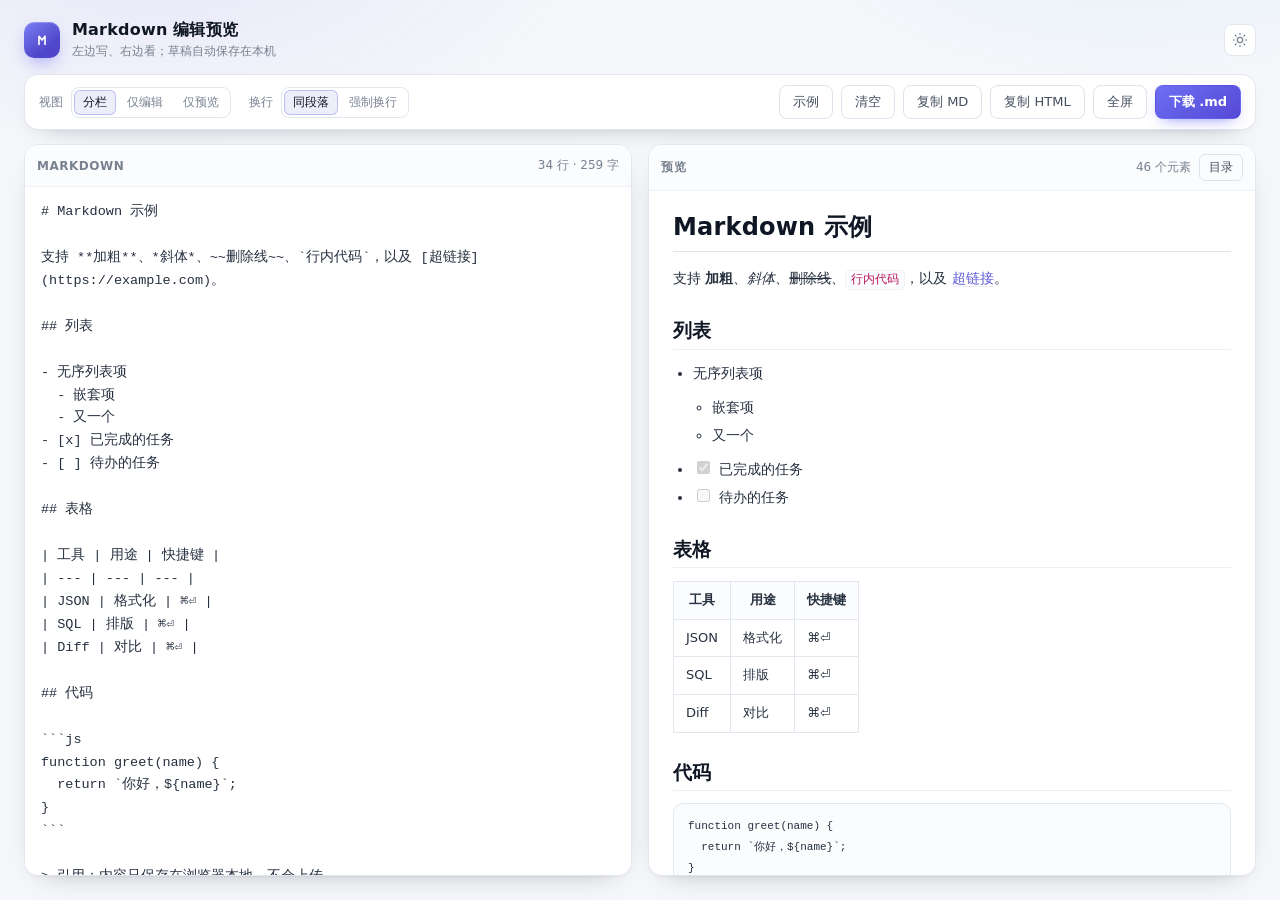
<file: tools/md.html>
<!DOCTYPE html>
<html lang="zh-CN" data-theme="dark">
<head>
<meta charset="utf-8">
<meta name="viewport" content="width=device-width, initial-scale=1">
<title>Markdown 编辑预览 · DevToolbox</title>
<link rel="icon" href="data:image/svg+xml,%3Csvg xmlns='http://www.w3.org/2000/svg' viewBox='0 0 32 32'%3E%3Crect width='32' height='32' rx='8' fill='%236366f1'/%3E%3Cpath d='M8 22V10l6 6 6-6v12' stroke='white' stroke-width='2.2' fill='none' stroke-linecap='round' stroke-linejoin='round'/%3E%3C/svg%3E">
<link rel="stylesheet" href="../css/app.css?v=202610281600">
<script src="../js/app.js?v=202610281600"></script>
<script src="../js/vendor/marked.min.js?v=202610281600"></script>
<style>
  .md-pane { min-height: 460px; }

  /* 仅编辑 / 仅预览：单栏铺满整个工具区 */
  body.view-edit .panes,
  body.view-preview .panes { grid-template-columns: 1fr; }
  body.view-edit .md-pane,
  body.view-preview .md-pane { min-height: 0; }
  .stats-sep { color: var(--border); }

  /* ---------- Typora 式：预览可直接编辑 ---------- */
  .md-body[contenteditable="true"] { outline: none; cursor: text; }
  .md-body[contenteditable="true"]:focus { box-shadow: inset 0 0 0 1px var(--accent-soft); }
  .md-body[contenteditable="true"]:empty::before {
    content: "在这里直接输入，和 Typora 一样所见即所得…";
    color: var(--muted); opacity: .7;
  }
  .md-body .md-active-block { background: rgba(127,127,127,.06); border-radius: 6px; }

  /* ---------- 大纲 ---------- */
  #previewPane { position: relative; }
  .outline {
    position: absolute;
    top: 54px; right: 12px; bottom: 12px;
    width: 190px;
    display: flex;
    flex-direction: column;
    background: var(--panel);
    border: 1px solid var(--border);
    border-radius: 10px;
    box-shadow: 0 12px 30px -18px rgba(0,0,0,.75);
    transform: translateX(12px);
    opacity: 0;
    pointer-events: none;
    transition: opacity .16s ease, transform .16s ease;
    z-index: 5;
    overflow: hidden;
  }
  .outline.open { opacity: 1; transform: translateX(0); pointer-events: auto; }
  .outline-head {
    flex: 0 0 auto;
    display: flex; align-items: center; justify-content: space-between;
    padding: 8px 10px;
    font-size: 12px;
    color: var(--muted);
    border-bottom: 1px solid var(--border-soft);
  }
  .outline-close {
    border: 0; background: transparent; color: var(--muted);
    font-size: 15px; line-height: 1; cursor: pointer; padding: 0 2px;
  }
  .outline-close:hover { color: var(--fg); }
  .outline-list {
    flex: 1 1 auto; overflow: auto; padding: 6px;
    font-size: 12.5px;
  }
  .outline-item {
    display: block;
    padding: 4px 8px;
    border-radius: 6px;
    color: var(--muted);
    text-decoration: none;
    white-space: nowrap; overflow: hidden; text-overflow: ellipsis;
    cursor: pointer;
    border-left: 2px solid transparent;
  }
  .outline-item:hover { color: var(--fg); background: var(--panel-head); }
  .outline-item.active { color: var(--fg-strong); border-left-color: var(--accent); background: var(--accent-soft); }
  .outline-item .lvl-1 { font-weight: 600; }
  .outline-empty { padding: 10px 8px; color: var(--muted); font-size: 12px; }

</style>
</head>
<body>
<div class="wrap">

  <header class="top">
    <div class="brand">
      <a class="brand-link" href="../index.html" title="返回首页">
        <div class="mark" aria-hidden="true">
          <svg viewBox="0 0 24 24" fill="none" stroke="#fff" stroke-width="2.2"
               stroke-linecap="round" stroke-linejoin="round">
            <path d="M8 18V7l4 5 4-5v11"/>
          </svg>
        </div>
        <div>
          <h1>Markdown 编辑预览</h1>
          <p class="sub">左边写、右边看；草稿自动保存在本机</p>
        </div>
      </a>
    </div>
    <div class="top-actions">
      <button class="icon-btn" id="themeBtn" title="切换浅色 / 深色" aria-label="切换主题">
        <svg class="ico-moon" viewBox="0 0 24 24" fill="none" stroke="currentColor"
             stroke-width="1.8" stroke-linecap="round" stroke-linejoin="round">
          <path d="M21 12.8A9 9 0 1 1 11.2 3a7 7 0 0 0 9.8 9.8z"/>
        </svg>
        <svg class="ico-sun" viewBox="0 0 24 24" fill="none" stroke="currentColor"
             stroke-width="1.8" stroke-linecap="round" stroke-linejoin="round">
          <circle cx="12" cy="12" r="4"/>
          <path d="M12 2v2M12 20v2M4.9 4.9l1.4 1.4M17.7 17.7l1.4 1.4M2 12h2M20 12h2M4.9 19.1l1.4-1.4M17.7 6.3l1.4-1.4"/>
        </svg>
      </button>
    </div>
  </header>

  <div class="toolbar">
    <div class="opts">
      <div class="opt">
        <span class="opt-label">视图</span>
        <div class="seg" id="segView" role="group" aria-label="视图模式">
          <button data-value="both">分栏</button>
          <button data-value="edit">仅编辑</button>
          <button data-value="preview">仅预览</button>
        </div>
      </div>
      <div class="opt">
        <span class="opt-label">换行</span>
        <div class="seg" id="segBreak" role="group" aria-label="单换行处理">
          <button data-value="soft">同段落</button>
          <button data-value="hard">强制换行</button>
        </div>
      </div>
    </div>
    <div class="actions">
      <button class="btn" id="sampleBtn">示例</button>
      <button class="btn" id="clearBtn">清空</button>
      <button class="btn" id="copyMdBtn">复制 MD</button>
      <button class="btn" id="copyHtmlBtn">复制 HTML</button>
      <button class="btn" id="fullBtn">全屏</button>
      <button class="btn primary" id="downloadBtn">下载 .md</button>
    </div>
  </div>

  <main class="panes">
    <section class="pane md-pane" id="editPane">
      <div class="pane-head">
        <span class="pane-title">Markdown</span>
        <div class="pane-tools"><span class="stats" id="statsMd"></span></div>
      </div>
      <textarea id="editor" spellcheck="false"
        placeholder="# 标题&#10;&#10;**加粗**、*斜体*、`行内代码`&#10;&#10;- 列表项&#10;- 另一项"></textarea>
    </section>

    <section class="pane md-pane" id="previewPane">
      <div class="pane-head">
        <span class="pane-title">预览</span>
        <div class="pane-tools">
          <span class="stats" id="statsHtml"></span>
          <button class="btn tiny" id="tocBtn" aria-pressed="false">目录</button>
        </div>
      </div>
      <div class="md-body" id="preview" contenteditable="true" spellcheck="false"
           role="textbox" aria-multiline="true" aria-label="可直接编辑的预览区"></div>
      <aside class="outline" id="outline" aria-hidden="true">
        <div class="outline-head">
          <span>目录</span>
          <button class="outline-close" id="outlineClose" title="收起">×</button>
        </div>
        <div class="outline-list" id="outlineList"></div>
      </aside>
    </section>
  </main>
</div>

<script>
(function () {
  'use strict';

  var SAMPLE = [
    '# Markdown 示例',
    '',
    '支持 **加粗**、*斜体*、~~删除线~~、`行内代码`，以及 [超链接](https://example.com)。',
    '',
    '## 列表',
    '',
    '- 无序列表项',
    '  - 嵌套项',
    '  - 又一个',
    '- [x] 已完成的任务',
    '- [ ] 待办的任务',
    '',
    '## 表格',
    '',
    '| 工具 | 用途 | 快捷键 |',
    '| --- | --- | --- |',
    '| JSON | 格式化 | ⌘⏎ |',
    '| SQL | 排版 | ⌘⏎ |',
    '| Diff | 对比 | ⌘⏎ |',
    '',
    '## 代码',
    '',
    '```js',
    'function greet(name) {',
    '  return `你好，${name}`;',
    '}',
    '```',
    '',
    '> 引用：内容只保存在浏览器本地，不会上传。',
    '',
    '---',
    '',
    '1. 有序列表第一项',
    '2. 第二项'
  ].join('\n');

  var STORE_KEY = 'devtoolbox.md.draft.v1';

  var el = {
    editor: document.getElementById('editor'),
    preview: document.getElementById('preview'),
    statsMd: document.getElementById('statsMd'),
    statsHtml: document.getElementById('statsHtml'),
    editPane: document.getElementById('editPane'),
    previewPane: document.getElementById('previewPane'),
    segView: document.getElementById('segView'),
    segBreak: document.getElementById('segBreak'),
    tocBtn: document.getElementById('tocBtn'),
    outline: document.getElementById('outline'),
    outlineList: document.getElementById('outlineList'),
    outlineClose: document.getElementById('outlineClose')
  };

  var opts = { view: 'both', breaks: false };

  window.marked.setOptions({ gfm: true, breaks: opts.breaks });

  function saveDraft() {
    try { localStorage.setItem(STORE_KEY, el.editor.value); } catch (e) {}
  }

  /* ================================================================
     一、渲染（Markdown → HTML）
     ================================================================ */
  function updateStats() {
    var src = el.editor.value;
    var lines = src ? src.split('\n').length : 0;
    var chars = src.replace(/\s/g, '').length;
    el.statsMd.textContent = lines + ' 行 · ' + chars + ' 字';
    el.statsHtml.textContent = el.preview.querySelectorAll('*').length + ' 个元素';
  }

  var previewDirty = false;

  function render() {
    el.preview.innerHTML = window.marked.parse(el.editor.value);
    previewDirty = false;
    updateStats();
    buildToc();
  }

  var renderSoon = TB.debounce(function () {
    render();
    saveDraft();
  }, 220);

  el.editor.addEventListener('input', renderSoon);

  /* ================================================================
     二、预览可直接编辑（Typora 式）：DOM → Markdown 回写
     ================================================================ */
  var IND = '  ';

  function pad(indent) {
    var s = '';
    for (var i = 0; i < indent; i++) s += IND;
    return s;
  }

  function inlineMd(node) {
    var out = '';
    Array.prototype.forEach.call(node.childNodes, function (n) {
      if (n.nodeType === 3) { out += n.nodeValue; return; }
      if (n.nodeType !== 1) return;
      var tag = n.tagName.toLowerCase();

      if (tag === 'br') { out += '  \n'; return; }
      if (tag === 'input') return;   // 任务列表勾选框

      var inner = inlineMd(n);
      if (tag === 'strong' || tag === 'b') out += '**' + inner + '**';
      else if (tag === 'em' || tag === 'i') out += '*' + inner + '*';
      else if (tag === 'del' || tag === 's' || tag === 'strike') out += '~~' + inner + '~~';
      else if (tag === 'code') out += '`' + inner + '`';
      else if (tag === 'a') out += '[' + inner + '](' + (n.getAttribute('href') || '') + ')';
      else if (tag === 'img') {
        out += '![' + (n.getAttribute('alt') || '') + '](' + (n.getAttribute('src') || '') + ')';
      } else if (tag === 'sup') out += '<sup>' + inner + '</sup>';
      else if (tag === 'sub') out += '<sub>' + inner + '</sub>';
      else out += inner;
    });
    return out;
  }

  function listMd(list, indent, out) {
    var ordered = list.tagName.toLowerCase() === 'ol';
    var start = parseInt(list.getAttribute('start') || '1', 10);
    if (isNaN(start)) start = 1;

    Array.prototype.forEach.call(list.children, function (li, i) {
      if (li.tagName.toLowerCase() !== 'li') return;

      var box = null, content = '', nested = [];
      Array.prototype.forEach.call(li.childNodes, function (cn) {
        if (cn.nodeType === 1) {
          var t = cn.tagName.toLowerCase();
          if (t === 'ul' || t === 'ol') { nested.push(cn); return; }
          if (t === 'input' && cn.type === 'checkbox') { box = cn; return; }
        }
        content += cn.nodeType === 3 ? cn.nodeValue : inlineMd(cn);
      });

      var marker = ordered ? (start + i) + '.' : '-';
      var line = pad(indent) + marker + ' ';
      if (box) line += (box.checked ? '[x] ' : '[ ] ');
      out.push(line + content.trim());

      nested.forEach(function (nl) { listMd(nl, indent + 1, out); });
    });
  }

  function tableMd(tableEl, out) {
    var rows = [];
    Array.prototype.forEach.call(tableEl.querySelectorAll('tr'), function (tr) {
      var cells = [];
      Array.prototype.forEach.call(tr.children, function (c) {
        cells.push(inlineMd(c).trim().replace(/\|/g, '\\|'));
      });
      if (cells.length) rows.push(cells);
    });
    if (!rows.length) return;

    var width = rows[0].length;
    out.push('| ' + rows[0].join(' | ') + ' |');
    var sep = [];
    for (var i = 0; i < width; i++) sep.push('---');
    out.push('| ' + sep.join(' | ') + ' |');
    for (var r = 1; r < rows.length; r++) {
      while (rows[r].length < width) rows[r].push('');
      out.push('| ' + rows[r].slice(0, width).join(' | ') + ' |');
    }
  }

  function blockMd(node, indent, out) {
    Array.prototype.forEach.call(node.childNodes, function (n) {
      if (n.nodeType === 3) {
        var t = n.nodeValue.trim();
        if (t) out.push(t);
        return;
      }
      if (n.nodeType !== 1) return;

      var tag = n.tagName.toLowerCase();

      if (/^h[1-6]$/.test(tag)) {
        out.push(new Array(+tag.charAt(1) + 1).join('#') + ' ' + inlineMd(n).trim());
      } else if (tag === 'p') {
        out.push(inlineMd(n).trim());
      } else if (tag === 'div' || tag === 'section' || tag === 'article') {
        // contenteditable 插入的新行常是 div
        if (n.querySelector('ul,ol,table,pre,blockquote,h1,h2,h3,h4,h5,h6')) {
          blockMd(n, indent, out);
        } else {
          var t2 = inlineMd(n).trim();
          out.push(t2);
        }
      } else if (tag === 'ul' || tag === 'ol') {
        listMd(n, indent, out);
      } else if (tag === 'blockquote') {
        var sub = [];
        blockMd(n, 0, sub);
        out.push(sub.map(function (l) { return '> ' + l; }).join('\n'));
      } else if (tag === 'pre') {
        var codeEl = n.querySelector('code') || n;
        var cls = (codeEl.className || '');
        var langMatch = /language-([\w+-]+)/.exec(cls);
        out.push('```' + (langMatch ? langMatch[1] : ''));
        out.push(codeEl.textContent.replace(/\n$/, ''));
        out.push('```');
      } else if (tag === 'hr') {
        out.push('---');
      } else if (tag === 'table') {
        tableMd(n, out);
      } else if (tag === 'input') {
        // 忽略
      } else {
        var t3 = inlineMd(n).trim();
        if (t3) out.push(t3);
      }
    });
  }

  function domToMarkdown(root) {
    var out = [];
    blockMd(root, 0, out);
    // 压缩多余空行，保留段落间一个空行
    var text = out.join('\n\n');
    return text.replace(/\n{3,}/g, '\n\n').replace(/\s+$/, '');
  }

  /* 预览 DOM → Markdown 源码（同步执行，供按钮/切换视图前强制回写） */
  function flushPreviewEdits() {
    if (!previewDirty) return;
    var md = domToMarkdown(el.preview);
    if (md === el.editor.value) return;
    el.editor.value = md;
    previewDirty = false;
    saveDraft();
    updateStats();
  }

  var syncToSource = TB.debounce(function () {
    flushPreviewEdits();
    buildToc();
  }, 260);

  el.preview.addEventListener('input', function () {
    previewDirty = true;
    syncToSource();
  });

  el.preview.addEventListener('blur', function () {
    flushPreviewEdits();
    // 失焦后按源码重排一次，保证 Markdown 与渲染一致
    render();
  });

  /* 预览里的链接：点击不跳转，走新标签页 */
  el.preview.addEventListener('click', function (e) {
    var a = e.target.closest && e.target.closest('a');
    if (!a) return;
    e.preventDefault();
    var href = a.getAttribute('href') || '';
    if (!/^https?:/i.test(href)) return;
    try {
      if (window.chrome && chrome.tabs && chrome.tabs.create) {
        chrome.tabs.create({ url: href });
        return;
      }
    } catch (err) {}
    window.open(href, '_blank');
  });

  /* ================================================================
     三、大纲目录
     ================================================================ */
  function tocOpen(on) {
    if (!el.outline) return;
    el.outline.classList.toggle('open', !!on);
    el.outline.setAttribute('aria-hidden', on ? 'false' : 'true');
    if (el.tocBtn) el.tocBtn.setAttribute('aria-pressed', on ? 'true' : 'false');
  }

  function buildToc() {
    if (!el.outlineList) return;
    var heads = el.preview.querySelectorAll('h1, h2, h3, h4, h5, h6');
    var html = [];

    Array.prototype.forEach.call(heads, function (h, i) {
      var id = 'mdh-' + i;
      h.setAttribute('id', id);
      var lvl = Math.min(6, +h.tagName.charAt(1));
      var text = (h.textContent || '').trim() || '(无标题)';
      html.push(
        '<a class="outline-item" data-target="' + id + '" data-level="' + lvl + '"' +
        ' style="padding-left:' + (6 + (lvl - 1) * 9) + 'px">' +
        TB.escapeHtml(text) + '</a>'
      );
    });

    el.outlineList.innerHTML = html.length
      ? html.join('')
      : '<div class="outline-empty">还没有标题，用 # 添加</div>';

    Array.prototype.forEach.call(el.outlineList.querySelectorAll('.outline-item'), function (a) {
      a.addEventListener('click', function () {
        var id = a.getAttribute('data-target');
        var h = document.getElementById(id);
        if (!h) return;
        var delta = h.getBoundingClientRect().top - el.preview.getBoundingClientRect().top;
        el.preview.scrollTop = Math.max(0, el.preview.scrollTop + delta - 10);
        highlightToc();
      });
    });

    highlightToc();
  }

  function highlightToc() {
    if (!el.outlineList) return;
    var items = el.outlineList.querySelectorAll('.outline-item');
    if (!items.length) return;

    var headTop = el.preview.getBoundingClientRect().top;
    var activeId = null;

    Array.prototype.forEach.call(items, function (a) {
      var h = document.getElementById(a.getAttribute('data-target'));
      if (!h) return;
      if (h.getBoundingClientRect().top - headTop <= 24) activeId = a.getAttribute('data-target');
      a.classList.remove('active');
    });

    if (!activeId && items.length) activeId = items[0].getAttribute('data-target');
    if (activeId) {
      var cur = el.outlineList.querySelector('.outline-item[data-target="' + activeId + '"]');
      if (cur) cur.classList.add('active');
    }
  }

  if (el.tocBtn) {
    el.tocBtn.addEventListener('click', function () {
      tocOpen(!el.outline.classList.contains('open'));
    });
  }
  if (el.outlineClose) {
    el.outlineClose.addEventListener('click', function () { tocOpen(false); });
  }

  var hlTick = false;
  el.preview.addEventListener('scroll', function () {
    if (hlTick) return;
    hlTick = true;
    requestAnimationFrame(function () { hlTick = false; highlightToc(); });
  });

  /* ================================================================
     四、编辑 ↔ 预览 同步滚动
     ================================================================ */
  var syncing = false;

  function bindSync(src, dst) {
    src.addEventListener('scroll', function () {
      if (syncing || !dst) return;
      syncing = true;
      var srcMax = src.scrollHeight - src.clientHeight;
      var dstMax = dst.scrollHeight - dst.clientHeight;
      if (srcMax > 0 && dstMax > 0) {
        dst.scrollTop = (src.scrollTop / srcMax) * dstMax;
      }
      syncing = false;
    });
  }
  bindSync(el.editor, el.preview);
  bindSync(el.preview, el.editor);

  el.editor.addEventListener('keydown', function (e) {
    if (e.key !== 'Tab' || e.metaKey || e.ctrlKey || e.altKey) return;
    e.preventDefault();
    var s = this.selectionStart;
    this.setRangeText('  ', s, this.selectionEnd, 'end');
    this.dispatchEvent(new Event('input', { bubbles: true }));
  });

  /* ================================================================
     五、视图
     ================================================================ */
  function applyView(v) {
    flushPreviewEdits();
    opts.view = v;
    el.editPane.style.display = v === 'preview' ? 'none' : '';
    el.previewPane.style.display = v === 'edit' ? 'none' : '';
    var b = document.body;
    b.classList.toggle('view-edit', v === 'edit');
    b.classList.toggle('view-preview', v === 'preview');
    b.classList.toggle('view-both', v === 'both');
    if (v === 'edit') tocOpen(false);
    render();
  }

  TB.bindSeg(el.segView, opts.view, applyView);
  TB.bindFullscreenButton(document.getElementById('fullBtn'));
  TB.bindSeg(el.segBreak, opts.breaks ? 'hard' : 'soft', function (v) {
    opts.breaks = (v === 'hard');
    window.marked.setOptions({ gfm: true, breaks: opts.breaks });
    render();
  });

  /* ================================================================
     六、按钮
     ================================================================ */
  document.getElementById('sampleBtn').addEventListener('click', function () {
    el.editor.value = SAMPLE;
    render(); saveDraft();
    TB.toast('已载入示例');
  });

  document.getElementById('clearBtn').addEventListener('click', function () {
    el.editor.value = '';
    render(); saveDraft();
    el.editor.focus();
  });

  document.getElementById('copyMdBtn').addEventListener('click', function () {
    render();
    flushPreviewEdits();
    TB.copyWithToast(el.editor.value, 'Markdown 源码');
  });

  document.getElementById('copyHtmlBtn').addEventListener('click', function () {
    TB.copyWithToast(el.preview.innerHTML, '渲染后的 HTML');
  });

  document.getElementById('downloadBtn').addEventListener('click', function () {
    flushPreviewEdits();
    var text = el.editor.value;
    if (!text.trim()) { TB.toast('还没有内容可下载'); return; }
    var firstLine = text.split('\n').find(function (l) { return l.trim(); }) || 'note';
    var name = firstLine.replace(/^#+\s*/, '').replace(/[\/\\:*?"<>|]/g, '').trim().slice(0, 40) || 'note';
    var blob = new Blob([text], { type: 'text/markdown;charset=utf-8' });
    var url = URL.createObjectURL(blob);
    var a = document.createElement('a');
    a.href = url; a.download = name + '.md';
    document.body.appendChild(a); a.click(); document.body.removeChild(a);
    setTimeout(function () { URL.revokeObjectURL(url); }, 1000);
    TB.toast('已下载 ' + name + '.md');
  });

  /* ================================================================
     七、启动
     ================================================================ */
  /* 支持从 URL hash 直接载入本地文件：
     #md=<urlencoded markdown>&name=<文件名> */
  var hashMd = null, hashName = '';
  var hm = /[#&]md=([^&]*)/.exec(location.hash || '');
  if (hm) {
    try { hashMd = decodeURIComponent(hm[1]); } catch (e) {}
    var nm = /[#&]name=([^&]*)/.exec(location.hash || '');
    if (nm) { try { hashName = decodeURIComponent(nm[1]); } catch (e2) {} }
  }

  var draft = null;
  try { draft = localStorage.getItem(STORE_KEY); } catch (e) {}
  el.editor.value = hashMd != null ? hashMd : (draft != null ? draft : SAMPLE);
  render();
  saveDraft();

  if (hashMd != null) {
    if (hashName) document.title = hashName + ' · Markdown 编辑预览 · DevToolbox';
    TB.toast('已载入' + (hashName ? ' ' + hashName : '本地 Markdown 文件'));
  }
})();
</script>
</body>
</html>
</file>
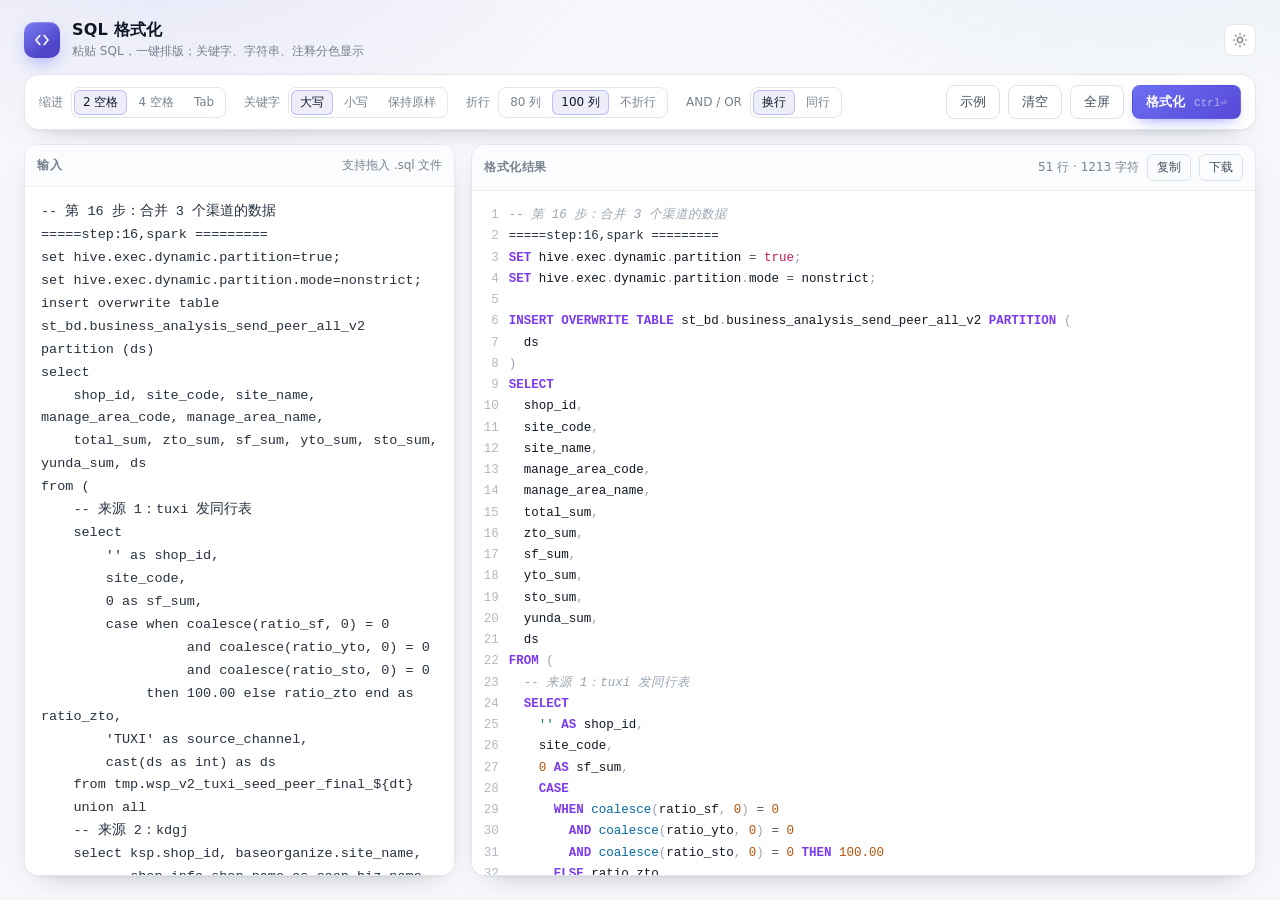
<file: tools/sql.html>
<!DOCTYPE html>
<html lang="zh-CN" data-theme="dark">
<head>
<meta charset="utf-8">
<meta name="viewport" content="width=device-width, initial-scale=1">
<title>SQL 格式化 · DevToolbox</title>
<link rel="icon" href="data:image/svg+xml,%3Csvg xmlns='http://www.w3.org/2000/svg' viewBox='0 0 32 32'%3E%3Crect width='32' height='32' rx='8' fill='%236366f1'/%3E%3Cpath d='M13 9l-4 7 4 7M19 9l4 7-4 7' stroke='white' stroke-width='2.4' fill='none' stroke-linecap='round' stroke-linejoin='round'/%3E%3C/svg%3E">
<link rel="stylesheet" href="../css/app.css?v=202610271643">
<script src="../js/app.js?v=202610271643"></script>
<script src="../js/sqlfmt.js?v=202610271643"></script>
</head>
<body>
<div class="wrap">

  <header class="top">
    <div class="brand">
      <a class="brand-link" href="../index.html" title="返回首页">
        <div class="mark" aria-hidden="true">
          <svg viewBox="0 0 24 24" fill="none" stroke="#fff" stroke-width="2.2"
               stroke-linecap="round" stroke-linejoin="round">
            <path d="M9 6L4 12l5 6M15 6l5 6-5 6"/>
          </svg>
        </div>
        <div>
          <h1>SQL 格式化</h1>
          <p class="sub">粘贴 SQL，一键排版；关键字、字符串、注释分色显示</p>
        </div>
      </a>
    </div>
    <div class="top-actions">
      <button class="icon-btn" id="themeBtn" title="切换浅色 / 深色" aria-label="切换主题">
        <svg class="ico-moon" viewBox="0 0 24 24" fill="none" stroke="currentColor"
             stroke-width="1.8" stroke-linecap="round" stroke-linejoin="round">
          <path d="M21 12.8A9 9 0 1 1 11.2 3a7 7 0 0 0 9.8 9.8z"/>
        </svg>
        <svg class="ico-sun" viewBox="0 0 24 24" fill="none" stroke="currentColor"
             stroke-width="1.8" stroke-linecap="round" stroke-linejoin="round">
          <circle cx="12" cy="12" r="4"/>
          <path d="M12 2v2M12 20v2M4.9 4.9l1.4 1.4M17.7 17.7l1.4 1.4M2 12h2M20 12h2M4.9 19.1l1.4-1.4M17.7 6.3l1.4-1.4"/>
        </svg>
      </button>
    </div>
  </header>

  <div class="toolbar">
    <div class="opts">
      <div class="opt">
        <span class="opt-label">缩进</span>
        <div class="seg" id="segIndent" role="group" aria-label="缩进宽度">
          <button data-value="2">2 空格</button>
          <button data-value="4">4 空格</button>
          <button data-value="8">Tab</button>
        </div>
      </div>
      <div class="opt">
        <span class="opt-label">关键字</span>
        <div class="seg" id="segCase" role="group" aria-label="关键字大小写">
          <button data-value="upper">大写</button>
          <button data-value="lower">小写</button>
          <button data-value="keep">保持原样</button>
        </div>
      </div>
      <div class="opt">
        <span class="opt-label">折行</span>
        <div class="seg" id="segWrap" role="group" aria-label="折行宽度">
          <button data-value="80">80 列</button>
          <button data-value="100">100 列</button>
          <button data-value="0">不折行</button>
        </div>
      </div>
      <div class="opt">
        <span class="opt-label">AND / OR</span>
        <div class="seg" id="segAnd" role="group" aria-label="AND OR 换行">
          <button data-value="break">换行</button>
          <button data-value="inline">同行</button>
        </div>
      </div>
    </div>
    <div class="actions">
      <button class="btn" id="sampleBtn">示例</button>
      <button class="btn" id="clearBtn">清空</button>
      <button class="btn" id="fullBtn">全屏</button>
      <button class="btn primary" id="formatBtn">格式化 <kbd data-kbd>⌘⏎</kbd></button>
    </div>
  </div>

  <main class="panes asym">
    <section class="pane">
      <div class="pane-head">
        <span class="pane-title">输入</span>
        <span class="hint">支持拖入 .sql 文件</span>
      </div>
      <textarea id="input" spellcheck="false" autocapitalize="off" autocomplete="off"
        placeholder="SELECT id, name FROM users WHERE age > 18;"></textarea>
      <div class="warn" id="warn"></div>
    </section>

    <section class="pane">
      <div class="pane-head">
        <span class="pane-title">格式化结果</span>
        <div class="pane-tools">
          <span class="stats" id="stats"></span>
          <button class="btn tiny" id="copyBtn">复制</button>
          <button class="btn tiny" id="downloadBtn">下载</button>
        </div>
      </div>
      <div class="out" id="out"></div>
    </section>
  </main>

</div>

<script>
(function () {
  'use strict';

  var SAMPLE = [
    '-- 第 16 步：合并 3 个渠道的数据',
    '=====step:16,spark =========',
    'set hive.exec.dynamic.partition=true;',
    'set hive.exec.dynamic.partition.mode=nonstrict;',
    'insert overwrite table st_bd.business_analysis_send_peer_all_v2 partition (ds)',
    'select',
    '    shop_id, site_code, site_name, manage_area_code, manage_area_name,',
    '    total_sum, zto_sum, sf_sum, yto_sum, sto_sum, yunda_sum, ds',
    'from (',
    '    -- 来源 1：tuxi 发同行表',
    '    select',
    "        '' as shop_id,",
    '        site_code,',
    '        0 as sf_sum,',
    '        case when coalesce(ratio_sf, 0) = 0',
    '                  and coalesce(ratio_yto, 0) = 0',
    '                  and coalesce(ratio_sto, 0) = 0',
    '             then 100.00 else ratio_zto end as ratio_zto,',
    "        'TUXI' as source_channel,",
    '        cast(ds as int) as ds',
    '    from tmp.wsp_v2_tuxi_seed_peer_final_${dt}',
    '    union all',
    '    -- 来源 2：kdgj',
    '    select ksp.shop_id, baseorganize.site_name,',
    '           shop_info.shop_name as coop_biz_name,',
    '           (case when ksp.ratio_zto > 0 then 1 else 0 end +',
    '            case when ksp.ratio_sf > 0 then 1 else 0 end) as partner_courier_count',
    '    from tmp.wsp_v2_kdgj_seed_peer_${dt} ksp',
    "    left join (select * from st_bd.mkt_analysis_base_baseorganize_info_d1 where ds = '${dt}') baseorganize",
    '        on baseorganize.site_code = ksp.site_code',
    ') t;'
  ].join('\n');

  var el = {
    input: document.getElementById('input'),
    out: document.getElementById('out'),
    stats: document.getElementById('stats'),
    warn: document.getElementById('warn'),
    segIndent: document.getElementById('segIndent'),
    segCase: document.getElementById('segCase'),
    segAnd: document.getElementById('segAnd'),
    segWrap: document.getElementById('segWrap')
  };

  var STORE_KEY = 'devtoolbox.sql.opts.v1';
  var opts = { indentSize: 2, keywordCase: 'upper', breakAndOr: true, maxWidth: 100 };
  var last = { text: '', ok: false };

  try {
    var saved = JSON.parse(localStorage.getItem(STORE_KEY) || 'null');
    if (saved && typeof saved === 'object') {
      if (saved.indentSize) opts.indentSize = saved.indentSize;
      if (saved.keywordCase) opts.keywordCase = saved.keywordCase;
      if (typeof saved.breakAndOr === 'boolean') opts.breakAndOr = saved.breakAndOr;
      if (typeof saved.maxWidth === 'number') opts.maxWidth = saved.maxWidth;
    }
  } catch (e) { /* 忽略 */ }

  function saveOpts() {
    try { localStorage.setItem(STORE_KEY, JSON.stringify(opts)); } catch (e) {}
  }

  function parenWarning(src) {
    var toks;
    try { toks = window.SQLFormat.parse(src); } catch (e) { return ''; }
    var depth = 0, min = 0;
    for (var i = 0; i < toks.length; i++) {
      var t = toks[i];
      if (t.t !== 'punct') continue;
      if (t.v === '(') depth++;
      else if (t.v === ')') { depth--; if (depth < min) min = depth; }
    }
    if (depth > 0) return '有 ' + depth + ' 个括号没有闭合，格式可能不完整';
    if (min < 0) return '多出了 ' + (-min) + ' 个右括号';
    return '';
  }

  function run() {
    var src = el.input.value;
    var warnText = src.trim() ? parenWarning(src) : '';
    el.warn.textContent = warnText ? '⚠ ' + warnText : '';
    el.warn.classList.toggle('show', !!warnText);

    if (!src.trim()) {
      el.out.innerHTML =
        '<div class="empty"><strong>格式化结果会显示在这里</strong>'
        + '<span>粘贴或输入 SQL，按 <kbd data-kbd>⌘⏎</kbd> 立即排版</span></div>';
      el.stats.textContent = '';
      last = { text: '', ok: false };
      return;
    }

    var res = window.SQLFormat.format(src, opts);
    var html = [];
    for (var i = 0; i < res.lines.length; i++) {
      html.push('<div class="line"><span class="ln">' + (i + 1) + '</span>'
        + '<span class="code">' + window.SQLFormat.lineHtml(res.lines[i], opts.indentSize)
        + '</span></div>');
    }
    el.out.innerHTML = html.join('');

    last.text = res.text;
    last.ok = true;

    var lines = res.text ? res.text.split('\n').length : 0;
    el.stats.textContent = lines + ' 行 · ' + res.text.length + ' 字符';
  }

  /* ------------------------------------------------ 分段控件 */
  TB.bindSeg(el.segIndent, String(opts.indentSize), function (v) {
    opts.indentSize = parseInt(v, 10) || 2; saveOpts(); run();
  });
  TB.bindSeg(el.segCase, opts.keywordCase, function (v) {
    opts.keywordCase = v; saveOpts(); run();
  });
  TB.bindSeg(el.segAnd, opts.breakAndOr ? 'break' : 'inline', function (v) {
    opts.breakAndOr = (v === 'break'); saveOpts(); run();
  });
  TB.bindSeg(el.segWrap, String(opts.maxWidth), function (v) {
    opts.maxWidth = parseInt(v, 10) || 0; saveOpts(); run();
  });

  /* ------------------------------------------------ 按钮 */
  document.getElementById('formatBtn').addEventListener('click', function () {
    run();
    if (last.ok) TB.toast('已格式化');
  });

  document.getElementById('sampleBtn').addEventListener('click', function () {
    el.input.value = SAMPLE;
    run();
    el.input.focus();
  });

  document.getElementById('clearBtn').addEventListener('click', function () {
    el.input.value = '';
    run();
    el.input.focus();
  });

  document.getElementById('copyBtn').addEventListener('click', function () {
    if (!last.ok) { TB.toast('还没有可复制的结果'); return; }
    TB.copyWithToast(last.text, '格式化后的 SQL');
  });

  document.getElementById('downloadBtn').addEventListener('click', function () {
    if (!last.ok) { TB.toast('还没有可下载的结果'); return; }
    var d = new Date();
    var p = function (n) { return String(n).padStart(2, '0'); };
    var name = 'formatted-' + d.getFullYear() + p(d.getMonth() + 1) + p(d.getDate())
      + '-' + p(d.getHours()) + p(d.getMinutes()) + '.sql';
    var blob = new Blob([last.text + '\n'], { type: 'text/plain;charset=utf-8' });
    var url = URL.createObjectURL(blob);
    var a = document.createElement('a');
    a.href = url; a.download = name;
    document.body.appendChild(a); a.click(); document.body.removeChild(a);
    setTimeout(function () { URL.revokeObjectURL(url); }, 1000);
    TB.toast('已下载 .sql 文件');
  });

  /* ------------------------------------------------ 交互细节 */
  TB.bindRunKey(run);
  TB.bindFullscreenButton(document.getElementById('fullBtn'));
  TB.enableTabIndent(el.input, opts.indentSize);


  el.input.addEventListener('paste', function () { setTimeout(run, 0); });

  ['dragover', 'drop'].forEach(function (t) {
    el.input.addEventListener(t, function (e) { e.preventDefault(); });
  });
  el.input.addEventListener('drop', function (e) {
    var f = e.dataTransfer && e.dataTransfer.files && e.dataTransfer.files[0];
    if (!f) return;
    var r = new FileReader();
    r.onload = function () {
      el.input.value = String(r.result || '');
      run();
      TB.toast('已载入 ' + f.name);
    };
    r.readAsText(f, 'utf-8');
  });

  /* ------------------------------------------------ 启动 */
  el.input.value = SAMPLE;
  run();
})();
</script>
</body>
</html>
</file>
<file: css/app.css>
/* ===========================================================
   DevToolbox 设计系统
   深色为默认主题，可切换浅色；与 sql-formatter 页面同一套视觉语言
   =========================================================== */

/* ------------------------------------------------ 护眼绿主题 */
:root[data-theme="eye"] {
  --bg: #c9e2c6;
  --panel: #d9eed6;
  --panel-head: #e2f3df;
  --input-bg: #eaf6e7;
  --border: #b3cfb0;
  --border-soft: #c4dcc1;
  --fg: #2f3b2f;
  --fg-strong: #1c291c;
  --muted: #5f7a5f;
  --accent: #2e7d32;
  --accent-soft: rgba(46, 125, 50, .14);
  --btn-bg: #24512c;
  --btn-fg: #ffffff;
  --btn-2bg: transparent;
  --btn-2fg: #3d5540;
  --btn-2border: #a9c6a5;
  --shadow: 0 1px 2px rgba(28,41,28,.06), 0 10px 28px -20px rgba(28,41,28,.5);
  --sel: rgba(46,125,50,.22);

  --tk-kw: #7b1fa2;
  --tk-fn: #0277bd;
  --tk-str: #33691e;
  --tk-num: #b45309;
  --tk-const: #be185d;
  --tk-type: #0f766e;
  --tk-comment: #8aa08a;
  --tk-op: #4b5764;
  --tk-punct: #7d8f7d;
  --tk-ident: #22301f;
  --tk-var: #a21caf;
  --tk-key: #1d4ed8;
  --tk-bool: #be185d;
  --tk-null: #be185d;

  --ok-bg: rgba(46,125,50,.12);
  --ok-fg: #1b5e20;
  --err-bg: rgba(198,40,40,.10);
  --err-fg: #c62828;
  --warn-fg: #b45309;
  --warn-bg: rgba(180,83,9,.10);
  --add-bg: rgba(46,125,50,.14);
  --add-fg: #1b5e20;
  --del-bg: rgba(198,40,40,.12);
  --del-fg: #b71c1c;
  --hl: rgba(46,125,50,.16);
  --mod-bg: rgba(234,179,8,.18);
  --mod-fg: #8a6d07;
}

/* ------------------------------------------------ 暖米黄主题 */
:root[data-theme="solar"] {
  --bg: #f3ecda;
  --panel: #fbf6e9;
  --panel-head: #f4eedd;
  --input-bg: #fffdf4;
  --border: #e0d4b6;
  --border-soft: #eae1c9;
  --fg: #4a3f2a;
  --fg-strong: #332a18;
  --muted: #8d8064;
  --accent: #b45309;
  --accent-soft: rgba(180, 83, 9, .12);
  --btn-bg: #4a3f2a;
  --btn-fg: #fffdf4;
  --btn-2bg: transparent;
  --btn-2fg: #6b5d3e;
  --btn-2border: #ddd0ae;
  --shadow: 0 1px 2px rgba(51,42,24,.05), 0 10px 28px -20px rgba(51,42,24,.45);
  --sel: rgba(180,83,9,.18);

  --tk-kw: #9a3412;
  --tk-fn: #0369a1;
  --tk-str: #3f6212;
  --tk-num: #b45309;
  --tk-const: #be185d;
  --tk-type: #0f766e;
  --tk-comment: #a29376;
  --tk-op: #6b5d3e;
  --tk-punct: #a29376;
  --tk-ident: #332a18;
  --tk-var: #a21caf;
  --tk-key: #1d4ed8;
  --tk-bool: #be185d;
  --tk-null: #be185d;

  --ok-bg: rgba(46,125,50,.12);
  --ok-fg: #1b5e20;
  --err-bg: rgba(198,40,40,.10);
  --err-fg: #c62828;
  --warn-fg: #b45309;
  --warn-bg: rgba(180,83,9,.10);
  --add-bg: rgba(46,125,50,.14);
  --add-fg: #1b5e20;
  --del-bg: rgba(198,40,40,.12);
  --del-fg: #b71c1c;
  --hl: rgba(180,83,9,.15);
  --mod-bg: rgba(234,179,8,.20);
  --mod-fg: #8a6d07;
}

:root[data-theme="dark"] {
  --bg: #0b0d12;
  --panel: #11141b;
  --panel-head: #161a23;
  --input-bg: #0e1117;
  --border: #232a37;
  --border-soft: #1b212c;
  --fg: #d8dde9;
  --fg-strong: #f2f5fa;
  --muted: #6d7889;
  --accent: #6366f1;
  --accent-soft: rgba(99, 102, 241, .16);
  --btn-bg: #e8ebf2;
  --btn-fg: #0b0d12;
  --btn-2bg: transparent;
  --btn-2fg: #b6bfd0;
  --btn-2border: #2a3241;
  --shadow: 0 1px 2px rgba(0,0,0,.4), 0 12px 32px -18px rgba(0,0,0,.9);
  --sel: rgba(99,102,241,.30);

  --tk-kw: #a78bfa;
  --tk-fn: #38bdf8;
  --tk-str: #86efac;
  --tk-num: #fbbf24;
  --tk-const: #f472b6;
  --tk-type: #5eead4;
  --tk-comment: #5c6675;
  --tk-op: #8b98ad;
  --tk-punct: #6d7889;
  --tk-ident: #d8dde9;
  --tk-var: #f0abfc;
  --tk-key: #93c5fd;
  --tk-bool: #f472b6;
  --tk-null: #f472b6;

  --ok-bg: rgba(34,197,94,.10);
  --ok-fg: #4ade80;
  --err-bg: rgba(239,68,68,.10);
  --err-fg: #f87171;
  --warn-fg: #eab308;
  --warn-bg: rgba(234,179,8,.07);
  --add-bg: rgba(34,197,94,.12);
  --add-fg: #4ade80;
  --del-bg: rgba(239,68,68,.12);
  --del-fg: #f87171;
  --hl: rgba(99,102,241,.20);
  --mod-bg: rgba(250,204,21,.15);
  --mod-fg: #eab308;
}

:root[data-theme="light"] {
  --bg: #f6f7fa;
  --panel: #ffffff;
  --panel-head: #fbfcfe;
  --input-bg: #ffffff;
  --border: #e2e7ef;
  --border-soft: #edf1f6;
  --fg: #26303f;
  --fg-strong: #101724;
  --muted: #77818f;
  --accent: #5b5bd6;
  --accent-soft: rgba(91, 91, 214, .10);
  --btn-bg: #1b2130;
  --btn-fg: #ffffff;
  --btn-2bg: transparent;
  --btn-2fg: #45505f;
  --btn-2border: #dde3ec;
  --shadow: 0 1px 2px rgba(16,23,36,.04), 0 10px 28px -20px rgba(16,23,36,.5);
  --sel: rgba(91,91,214,.18);

  --tk-kw: #7c3aed;
  --tk-fn: #0369a1;
  --tk-str: #15803d;
  --tk-num: #b45309;
  --tk-const: #be185d;
  --tk-type: #0f766e;
  --tk-comment: #9aa5b4;
  --tk-op: #4b5764;
  --tk-punct: #9aa5b4;
  --tk-ident: #101724;
  --tk-var: #a21caf;
  --tk-key: #1d4ed8;
  --tk-bool: #be185d;
  --tk-null: #be185d;

  --ok-bg: #e8f7ee;
  --ok-fg: #15803d;
  --err-bg: #fdecec;
  --err-fg: #c02627;
  --warn-fg: #b45309;
  --warn-bg: rgba(234,179,8,.10);
  --add-bg: #e6ffec;
  --add-fg: #1a7f37;
  --del-bg: #ffebe9;
  --del-fg: #c02627;
  --hl: rgba(91,91,214,.14);
  --mod-bg: #fef9c3;
  --mod-fg: #a16207;
}

* { box-sizing: border-box; }
html, body { height: 100%; }

/* 背景光晕：顶部两团淡色渐变，让页面不显得死板 */
body::before {
  content: "";
  position: fixed;
  inset: 0;
  pointer-events: none;
  z-index: 0;
  background:
    radial-gradient(720px 340px at 12% -6%, rgba(99,102,241,.14), transparent 62%),
    radial-gradient(640px 320px at 88% -10%, rgba(34,211,238,.08), transparent 60%);
}
:root[data-theme="light"] body::before {
  background:
    radial-gradient(720px 340px at 12% -6%, rgba(99,102,241,.10), transparent 62%),
    radial-gradient(640px 320px at 88% -10%, rgba(14,165,233,.07), transparent 60%);
}
body > * { position: relative; z-index: 1; }

body {
  margin: 0;
  background: var(--bg);
  color: var(--fg);
  font-family: -apple-system, BlinkMacSystemFont, "Segoe UI", "PingFang SC",
               "Hiragino Sans GB", "Microsoft YaHei", system-ui, sans-serif;
  font-size: 14px;
  -webkit-font-smoothing: antialiased;
  display: flex;
  flex-direction: column;
  min-height: 100%;
}

::selection { background: var(--sel); }

.mono, textarea, .out, kbd, .input, pre, code {
  font-family: ui-monospace, SFMono-Regular, "SF Mono", "JetBrains Mono", Menlo,
               Consolas, "Liberation Mono", monospace;
  font-variant-ligatures: none;
}

a { color: var(--accent); }

/* ------------------------------------------------------------ 布局 */
.wrap {
  width: 100%;
  max-width: 1440px;
  margin: 0 auto;
  padding: 20px 24px 24px;
  display: flex;
  flex-direction: column;
  gap: 14px;
  flex: 1 1 auto;
  min-height: 0;
}

.top {
  display: flex;
  align-items: center;
  justify-content: space-between;
  gap: 16px;
  flex-wrap: wrap;
}

.brand { display: flex; align-items: center; gap: 12px; }

.brand-link {
  display: flex; align-items: center; gap: 12px;
  text-decoration: none; color: inherit;
}

.mark {
  width: 36px; height: 36px;
  border-radius: 10px;
  background: linear-gradient(145deg, #7b7ff5, #4f46c9 70%);
  display: grid; place-items: center;
  flex: 0 0 auto;
  box-shadow: 0 8px 20px -8px rgba(99,102,241,.9), inset 0 1px 0 rgba(255,255,255,.25);
  transition: transform .15s ease;
}
.brand-link:hover .mark { transform: translateY(-1px); }
.mark svg { width: 18px; height: 18px; display: block; }

h1 {
  margin: 0;
  font-size: 16px;
  font-weight: 700;
  letter-spacing: .2px;
  color: var(--fg-strong);
}

.sub { margin: 2px 0 0; font-size: 12px; color: var(--muted); }

.top-actions { display: flex; align-items: center; gap: 8px; }

/* ------------------------------------------------------------ 控件 */
.toolbar {
  display: flex;
  align-items: center;
  justify-content: space-between;
  gap: 14px;
  flex-wrap: wrap;
  padding: 10px 14px;
  background: var(--panel);
  border: 1px solid var(--border);
  border-radius: 14px;
  box-shadow: var(--shadow);
}

.opts { display: flex; align-items: center; gap: 18px; flex-wrap: wrap; }
.opt { display: flex; align-items: center; gap: 8px; }
.opt-label { font-size: 12px; color: var(--muted); white-space: nowrap; }

.seg {
  display: inline-flex;
  padding: 2px;
  gap: 2px;
  background: var(--input-bg);
  border: 1px solid var(--border);
  border-radius: 8px;
}

.seg button {
  appearance: none;
  border: 0;
  background: transparent;
  color: var(--muted);
  font: inherit;
  font-size: 12px;
  padding: 4px 9px;
  border-radius: 6px;
  cursor: pointer;
  white-space: nowrap;
  transition: background .14s ease, color .14s ease;
}
.seg button:hover { color: var(--fg); }
.seg button[aria-pressed="true"] {
  background: var(--accent-soft);
  color: var(--fg-strong);
  box-shadow: inset 0 0 0 1px rgba(99,102,241,.35);
}

.actions { display: flex; align-items: center; gap: 8px; flex-wrap: wrap; }

.btn {
  appearance: none;
  font: inherit;
  font-size: 13px;
  padding: 7px 13px;
  border-radius: 8px;
  border: 1px solid var(--btn-2border);
  background: var(--btn-2bg);
  color: var(--btn-2fg);
  cursor: pointer;
  display: inline-flex;
  align-items: center;
  gap: 7px;
  transition: background .14s ease, color .14s ease, border-color .14s ease, transform .06s ease;
  white-space: nowrap;
  text-decoration: none;
}
.btn:hover { color: var(--fg-strong); border-color: var(--accent); }
.btn:active { transform: translateY(1px); }

.btn.primary {
  background: linear-gradient(145deg, #6d6ff2, #5548d6);
  color: #fff;
  border-color: transparent;
  font-weight: 600;
  box-shadow: 0 6px 16px -8px rgba(99,102,241,.9);
}
.btn.primary:hover { filter: brightness(1.08); border-color: transparent; }
.btn.primary kbd { font-size: 11px; opacity: .55; font-weight: 400; padding-left: 2px; }

.btn.tiny { padding: 4px 9px; font-size: 12px; border-radius: 6px; }

.icon-btn {
  appearance: none;
  width: 32px; height: 32px;
  border-radius: 8px;
  border: 1px solid var(--border);
  background: var(--panel);
  color: var(--muted);
  cursor: pointer;
  display: grid; place-items: center;
  transition: color .14s ease, border-color .14s ease;
}
.icon-btn:hover { color: var(--fg-strong); border-color: var(--accent); }
.icon-btn svg { width: 16px; height: 16px; }
:root[data-theme="dark"] .ico-sun { display: none; }
:root:not([data-theme="dark"]) .ico-moon { display: none; }

/* ------------------------------------------------------------ 双栏 */
.panes {
  display: grid;
  grid-template-columns: 1fr 1fr;
  gap: 16px;
  flex: 1 1 auto;
  min-height: 0;
}
.panes.asym { grid-template-columns: 0.55fr 1fr; }
.panes.wide-left { grid-template-columns: 1fr 0.8fr; }

.pane {
  display: flex;
  flex-direction: column;
  min-height: 0;
  min-width: 0;
  background: var(--panel);
  border: 1px solid var(--border);
  border-radius: 14px;
  box-shadow: var(--shadow);
  overflow: hidden;
}

.pane-head {
  display: flex;
  align-items: center;
  justify-content: space-between;
  gap: 10px;
  padding: 9px 12px;
  background: var(--panel-head);
  border-bottom: 1px solid var(--border-soft);
  min-height: 42px;
  flex: 0 0 auto;
}

.pane-title {
  font-size: 12px;
  font-weight: 600;
  letter-spacing: .5px;
  text-transform: uppercase;
  color: var(--muted);
}

.pane-tools { display: flex; align-items: center; gap: 8px; }

.stats {
  font-size: 12px;
  color: var(--muted);
  font-variant-numeric: tabular-nums;
  white-space: nowrap;
}
.hint { font-size: 12px; color: var(--muted); }

textarea {
  flex: 1 1 auto;
  width: 100%;
  min-height: 300px;
  resize: none;
  border: 0;
  outline: none;
  background: var(--input-bg);
  color: var(--fg);
  padding: 14px 16px;
  font-size: 13.5px;
  line-height: 1.7;
  tab-size: 2;
  caret-color: var(--accent);
}
textarea::placeholder { color: var(--muted); opacity: .8; }
textarea:focus { box-shadow: inset 0 0 0 1px rgba(99,102,241,.35); }

.out {
  flex: 1 1 auto;
  overflow: auto;
  padding: 14px 0;
  font-size: 12.5px;
  line-height: 1.7;
  min-height: 0;
  background: var(--input-bg);
}

.line { display: flex; padding: 0 12px 0 0; }
.line:hover { background: rgba(127,127,127,.05); }
.ln {
  flex: 0 0 auto;
  width: 2.9em;
  padding-right: 10px;
  text-align: right;
  color: var(--muted);
  opacity: .55;
  font-variant-numeric: tabular-nums;
  user-select: none;
  -webkit-user-select: none;
}
.code { white-space: pre; flex: 1 1 auto; min-width: 0; }

.empty {
  height: 100%;
  display: grid;
  place-content: center;
  gap: 6px;
  text-align: center;
  color: var(--muted);
  font-family: -apple-system, BlinkMacSystemFont, "PingFang SC", system-ui, sans-serif;
  font-size: 13px;
  padding: 24px;
}
.empty strong { color: var(--fg); font-weight: 600; font-size: 14px; }
.empty.error strong { color: var(--err-fg); }

/* ------------------------------------------------------------ 着色 */
.tok-kw      { color: var(--tk-kw); font-weight: 600; }
.tok-fn      { color: var(--tk-fn); }
.tok-str     { color: var(--tk-str); }
.tok-num     { color: var(--tk-num); }
.tok-const   { color: var(--tk-const); }
.tok-type    { color: var(--tk-type); }
.tok-comment { color: var(--tk-comment); font-style: italic; }
.tok-op      { color: var(--tk-op); }
.tok-punct   { color: var(--tk-punct); }
.tok-ident   { color: var(--tk-ident); }
.tok-var     { color: var(--tk-var); }
.tok-key     { color: var(--tk-key); }
.tok-bool    { color: var(--tk-bool); }
.tok-null    { color: var(--tk-null); }

/* ------------------------------------------------------------ 提示 */
.toast {
  position: fixed;
  left: 50%;
  bottom: 28px;
  transform: translate(-50%, 12px);
  background: var(--btn-bg);
  color: var(--btn-fg);
  padding: 9px 16px;
  border-radius: 999px;
  font-size: 13px;
  font-weight: 500;
  box-shadow: 0 10px 30px -10px rgba(0,0,0,.6);
  opacity: 0;
  pointer-events: none;
  transition: opacity .18s ease, transform .18s ease;
  z-index: 60;
}
.toast.show { opacity: 1; transform: translate(-50%, 0); }

.warn {
  display: none;
  align-items: center;
  gap: 6px;
  font-size: 12px;
  color: var(--warn-fg);
  padding: 6px 12px;
  border-top: 1px solid var(--border-soft);
  background: var(--warn-bg);
}
.warn.show { display: flex; }

.out::-webkit-scrollbar, textarea::-webkit-scrollbar { width: 11px; height: 11px; }
.out::-webkit-scrollbar-thumb, textarea::-webkit-scrollbar-thumb {
  background: var(--border);
  border-radius: 8px;
  border: 3px solid var(--input-bg);
}
.out::-webkit-scrollbar-thumb:hover, textarea::-webkit-scrollbar-thumb:hover { background: var(--muted); }

/* ------------------------------------------------------------ 首页 */
.hero { padding: 34px 4px 10px; }
.hero h1 {
  font-size: 32px;
  font-weight: 800;
  letter-spacing: -.5px;
  background: linear-gradient(100deg, var(--fg-strong) 30%, var(--accent) 78%, #22d3ee);
  -webkit-background-clip: text;
  background-clip: text;
  -webkit-text-fill-color: transparent;
  color: transparent;
  width: fit-content;
}
.hero p { margin: 10px 0 0; color: var(--muted); font-size: 14.5px; line-height: 1.75; max-width: 620px; }
.hero .chips { display: flex; gap: 8px; flex-wrap: wrap; margin-top: 14px; }
.chip {
  font-size: 12px; color: var(--muted);
  padding: 4px 12px; border-radius: 999px;
  border: 1px solid var(--border); background: var(--panel);
}
.chip b { color: var(--fg); font-weight: 600; }

.tools-grid {
  display: grid;
  grid-template-columns: repeat(auto-fill, minmax(250px, 1fr));
  gap: 16px;
  margin-top: 22px;
}

.tcard {
  display: flex;
  flex-direction: column;
  gap: 10px;
  padding: 18px 18px 15px;
  background: var(--panel);
  border: 1px solid var(--border);
  border-radius: 14px;
  box-shadow: var(--shadow);
  text-decoration: none;
  color: var(--fg);
  transition: transform .18s ease, border-color .18s ease, box-shadow .18s ease;
  position: relative;
  overflow: hidden;
}
.tcard::before {
  content: "";
  position: absolute; left: 0; right: 0; top: 0;
  height: 2px;
  background: linear-gradient(90deg, var(--tc, var(--accent)), transparent 75%);
  opacity: 0;
  transition: opacity .18s ease;
}
.tcard::after {
  content: "";
  position: absolute; inset: 0;
  background: linear-gradient(160deg, var(--accent-soft), transparent 55%);
  opacity: 0; transition: opacity .18s ease;
  pointer-events: none;
}
.tcard:hover {
  transform: translateY(-3px);
  border-color: var(--tc, var(--accent));
  box-shadow: 0 14px 34px -18px rgba(0,0,0,.55);
}
.tcard:hover::before { opacity: 1; }
.tcard:hover::after { opacity: 1; }

.tcard-top { display: flex; align-items: center; gap: 11px; }
.tcard-ico {
  width: 34px; height: 34px; border-radius: 10px;
  display: grid; place-items: center;
  background: linear-gradient(145deg,
    color-mix(in srgb, var(--tc, var(--accent)) 85%, #fff 15%),
    color-mix(in srgb, var(--tc, var(--accent)) 70%, #000 30%));
  color: #fff;
  font-size: 14px; font-weight: 800;
  flex: 0 0 auto;
  box-shadow: 0 6px 14px -7px var(--tc, var(--accent)), inset 0 1px 0 rgba(255,255,255,.25);
}
.tcard h2 { margin: 0; font-size: 14.5px; font-weight: 700; color: var(--fg-strong); }
.tcard p { margin: 0; font-size: 12.5px; color: var(--muted); line-height: 1.65; }
.tcard-foot {
  display: flex; align-items: center; gap: 6px; margin-top: 2px;
  font-size: 12px; color: var(--muted);
}
.tcard-foot .arrow {
  margin-left: auto;
  opacity: 0; transform: translateX(-4px);
  transition: opacity .18s ease, transform .18s ease;
  color: var(--tc, var(--accent)); font-weight: 700;
}
.tcard:hover .arrow { opacity: 1; transform: translateX(0); }
.kbd-mini {
  font-size: 11px; color: var(--muted);
  border: 1px solid var(--border); border-bottom-width: 2px;
  border-radius: 5px; padding: 1px 5px; background: var(--input-bg);
  font-family: inherit;
}
.tcard.disabled { opacity: .5; pointer-events: none; }

.section-label {
  font-size: 12px; font-weight: 700; letter-spacing: .8px;
  text-transform: uppercase; color: var(--muted);
  margin: 26px 2px 10px;
  display: flex; align-items: center; gap: 10px;
}
.section-label::after {
  content: ""; flex: 1 1 auto; height: 1px;
  background: linear-gradient(90deg, var(--border), transparent);
}

/* ------------------------------------------------------------ 表单类控件 */
.field { display: flex; flex-direction: column; gap: 6px; min-width: 0; }
.field-label { font-size: 12px; color: var(--muted); }
.input {
  width: 100%;
  padding: 9px 12px;
  border-radius: 8px;
  border: 1px solid var(--border);
  background: var(--input-bg);
  color: var(--fg);
  font-size: 13px;
  outline: none;
  transition: border-color .14s ease, box-shadow .14s ease;
}
.input:focus { border-color: var(--accent); box-shadow: 0 0 0 3px var(--accent-soft); }
.input::placeholder { color: var(--muted); opacity: .75; }

.form-grid { display: grid; grid-template-columns: repeat(auto-fit, minmax(160px, 1fr)); gap: 12px; }

/* 键值展示行 */
.kv-list { display: flex; flex-direction: column; }
.kv {
  display: flex; align-items: baseline; gap: 12px;
  padding: 8px 12px;
  border-bottom: 1px solid var(--border-soft);
  font-size: 12.5px;
}
.kv:last-child { border-bottom: 0; }
.kv:hover { background: rgba(127,127,127,.045); }
.kv-k { color: var(--muted); flex: 0 0 118px; }
.kv-v {
  flex: 1 1 auto; min-width: 0;
  color: var(--fg-strong);
  word-break: break-all;
  cursor: pointer;
}
.kv-v:hover { color: var(--accent); }

/* 实时时钟大数字 */
.clock {
  display: flex; align-items: baseline; gap: 4px;
  padding: 4px 0 2px;
  font-size: 30px; font-weight: 600; letter-spacing: -.5px;
  color: var(--fg-strong);
  font-variant-numeric: tabular-nums;
  cursor: pointer;
}
.clock small { font-size: 13px; font-weight: 500; color: var(--muted); letter-spacing: 0; }

.pill-row { display: flex; flex-wrap: wrap; gap: 8px; padding: 12px; }
.pill {
  appearance: none;
  font: inherit; font-size: 12px;
  padding: 5px 11px;
  border-radius: 999px;
  border: 1px solid var(--border);
  background: var(--input-bg);
  color: var(--fg);
  cursor: pointer;
  transition: border-color .14s, color .14s, background .14s;
}
.pill:hover { border-color: var(--accent); color: var(--accent); background: var(--accent-soft); }
.pill b { font-weight: 600; color: var(--fg-strong); }
.pill:hover b { color: var(--accent); }

/* ------------------------------------------------------------ 对比结果 */
.diff-line {
  display: flex;
  gap: 10px;
  padding: 1px 12px;
  white-space: pre-wrap;
  word-break: break-word;
  font-size: 12.5px;
  line-height: 1.65;
}
.diff-sign { flex: 0 0 1em; opacity: .6; user-select: none; }
.diff-line.add { background: var(--add-bg); color: var(--add-fg); }
.diff-line.del { background: var(--del-bg); color: var(--del-fg); }
.diff-line.same { color: var(--fg); }
.diff-line.skip {
  background: var(--panel-head); color: var(--muted);
  font-size: 12px; padding: 3px 12px;
}
.diff-stat { display: flex; gap: 10px; font-size: 12px; }
.diff-stat .plus { color: var(--add-fg); }
.diff-stat .minus { color: var(--del-fg); }

/* ------------------------------------------------------------ Markdown 预览 */
.md-body {
  flex: 1 1 auto;
  overflow: auto;
  padding: 20px 24px;
  background: var(--input-bg);
  font-size: 14px;
  line-height: 1.75;
  min-height: 0;
}
.md-body > *:first-child { margin-top: 0; }
.md-body h1, .md-body h2, .md-body h3, .md-body h4 {
  color: var(--fg-strong);
  line-height: 1.35;
  margin: 1.4em 0 .6em;
}
.md-body h1 { font-size: 24px; border-bottom: 1px solid var(--border); padding-bottom: .3em; }
.md-body h2 { font-size: 19px; border-bottom: 1px solid var(--border-soft); padding-bottom: .25em; }
.md-body h3 { font-size: 16px; }
.md-body h4 { font-size: 14px; }
.md-body p { margin: .8em 0; }
.md-body a { color: var(--accent); text-decoration: none; border-bottom: 1px solid var(--accent-soft); }
.md-body a:hover { border-bottom-color: var(--accent); }
.md-body code {
  background: var(--panel-head);
  border: 1px solid var(--border-soft);
  padding: .15em .4em;
  border-radius: 5px;
  font-size: .88em;
  color: var(--tk-const);
}
.md-body pre {
  background: var(--panel-head);
  border: 1px solid var(--border);
  padding: 12px 14px;
  border-radius: 10px;
  overflow: auto;
  font-size: 12.5px;
  line-height: 1.65;
}
.md-body pre code { background: none; border: 0; padding: 0; color: var(--fg); }
.md-body blockquote {
  margin: 1em 0;
  padding: .2em 0 .2em 14px;
  border-left: 3px solid var(--accent);
  color: var(--muted);
}
.md-body ul, .md-body ol { padding-left: 1.4em; margin: .7em 0; }
.md-body li { margin: .25em 0; }
.md-body table { border-collapse: collapse; margin: 1em 0; font-size: 13px; display: block; overflow: auto; }
.md-body th, .md-body td { border: 1px solid var(--border); padding: 7px 12px; }
.md-body th { background: var(--panel-head); font-weight: 600; }
.md-body img { max-width: 100%; border-radius: 8px; }
.md-body hr { border: 0; border-top: 1px solid var(--border); margin: 1.6em 0; }
.md-body input[type="checkbox"] { margin-right: .4em; }

/* ===========================================================
   动画层
   =========================================================== */
@keyframes fadeUp {
  from { opacity: 0; transform: translateY(14px); }
  to   { opacity: 1; transform: translateY(0); }
}
@keyframes fadeIn {
  from { opacity: 0; }
  to   { opacity: 1; }
}

/* 顶栏、工具栏、面板依次入场，营造节奏感 */
.top     { animation: fadeIn .4s ease both; }
.toolbar { animation: fadeUp .45s .06s ease both; }
.panes > *, .pane { animation: fadeUp .5s .12s ease both; }

/* 工具页内部元素入场延迟细节 */
.hero    { animation: fadeUp .5s ease both; }

/* 输出区内容变化时轻微淡入，避免闪变 */
.out > * { animation: fadeIn .22s ease both; }

/* 结果行 hover 时轻微高亮过渡（原有背景色增加过渡） */
.line, .jline, .diff-line, .kv { transition: background .12s ease; }

/* 尊重系统减弱动态效果设置 */
@media (prefers-reduced-motion: reduce) {
  *, *::before, *::after {
    animation-duration: .01ms !important;
    animation-iteration-count: 1 !important;
    transition-duration: .01ms !important;
  }
}

/* 全屏时放开页面宽度上限 */
:fullscreen .wrap,
:-webkit-full-screen .wrap { max-width: none; }

/* ------------------------------------------------------------ 窄屏 */
@media (max-width: 900px) {
  .wrap { padding: 14px 12px 18px; gap: 10px; }
  .panes, .panes.asym, .panes.wide-left { grid-template-columns: 1fr; }
  .out { font-size: 12.5px; }
  textarea, .out, .md-body { min-height: 42vh; }
  .toolbar { align-items: flex-start; flex-direction: column; }
  .opts { gap: 12px; }
  .actions { width: 100%; }
  .btn.primary { margin-left: auto; }
  .ln { width: 2.6em; }
  .hero h1 { font-size: 24px; }
  .kv-k { flex-basis: 92px; }
}

/* 细滚动条（页面级） */
::-webkit-scrollbar { width: 11px; height: 11px; }
::-webkit-scrollbar-thumb {
  background: var(--border);
  border-radius: 8px;
  border: 3px solid var(--bg);
}
::-webkit-scrollbar-thumb:hover { background: var(--muted); }
</file>
